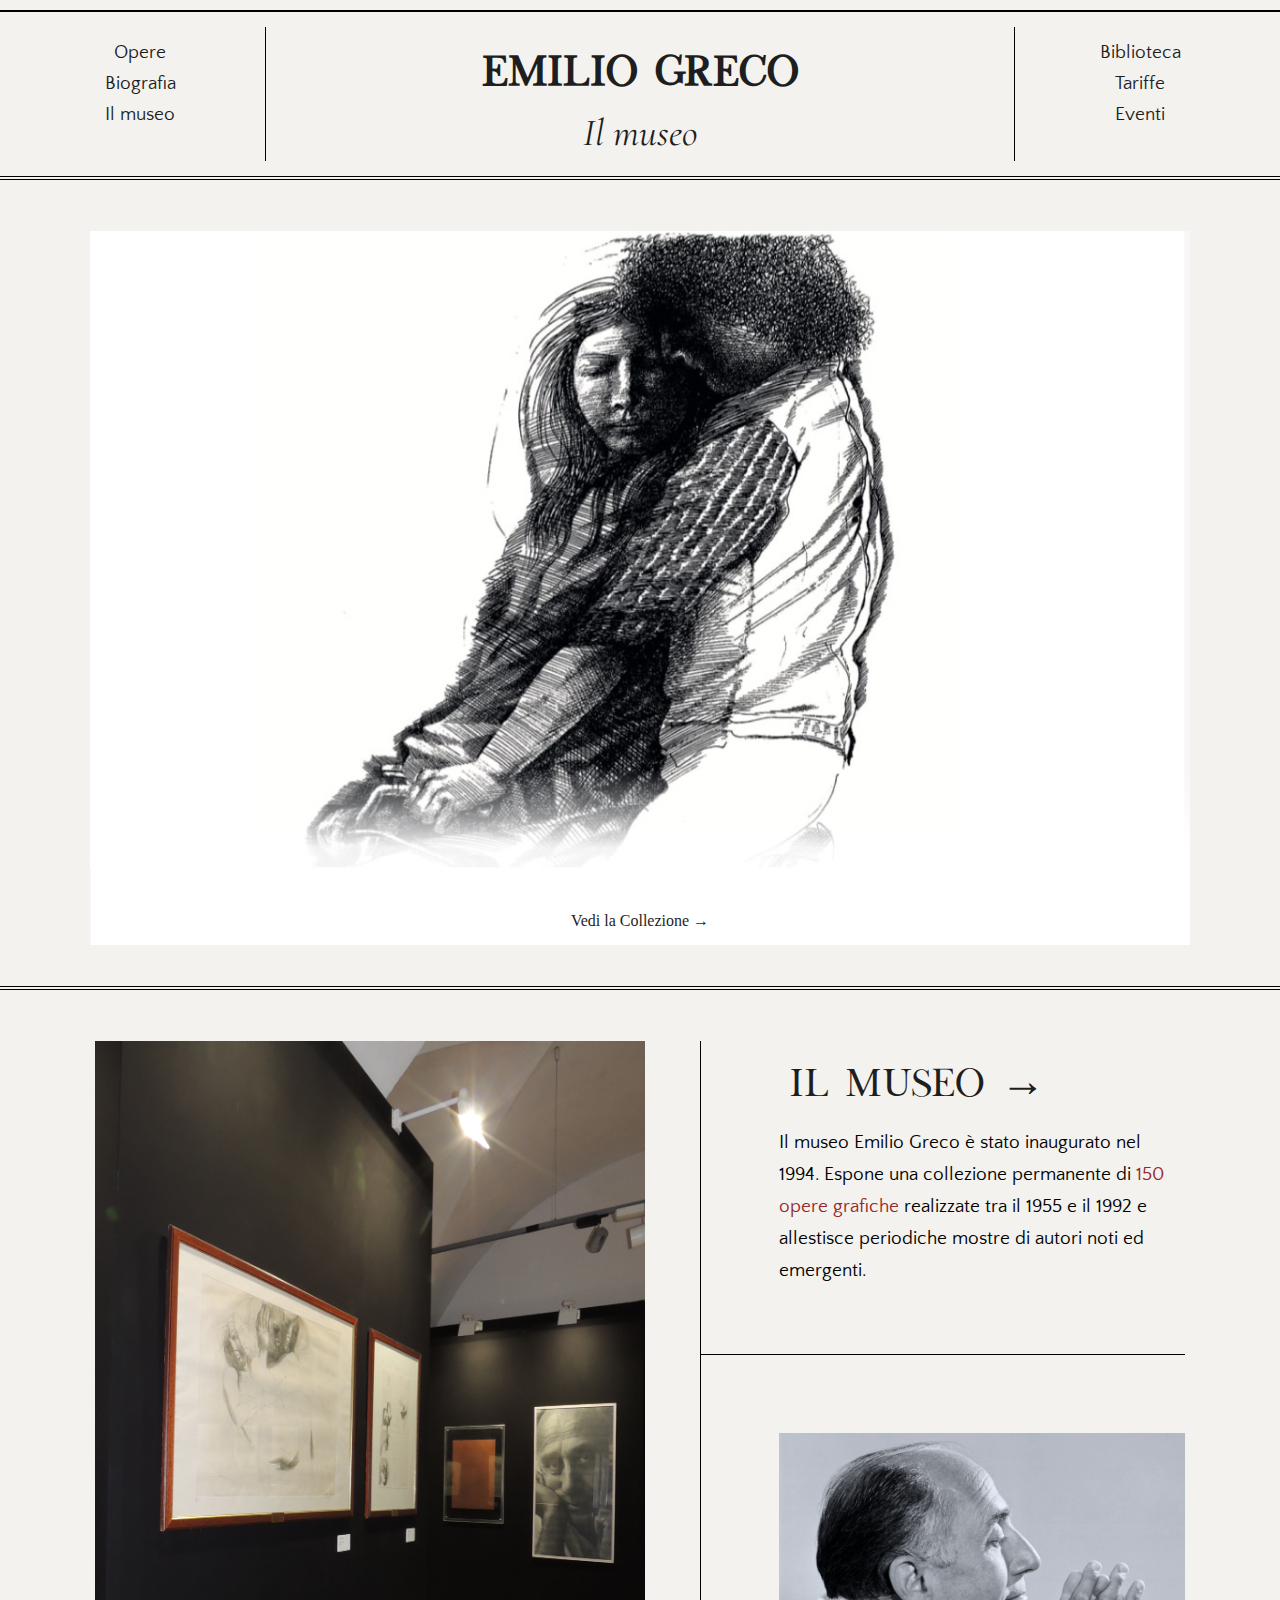
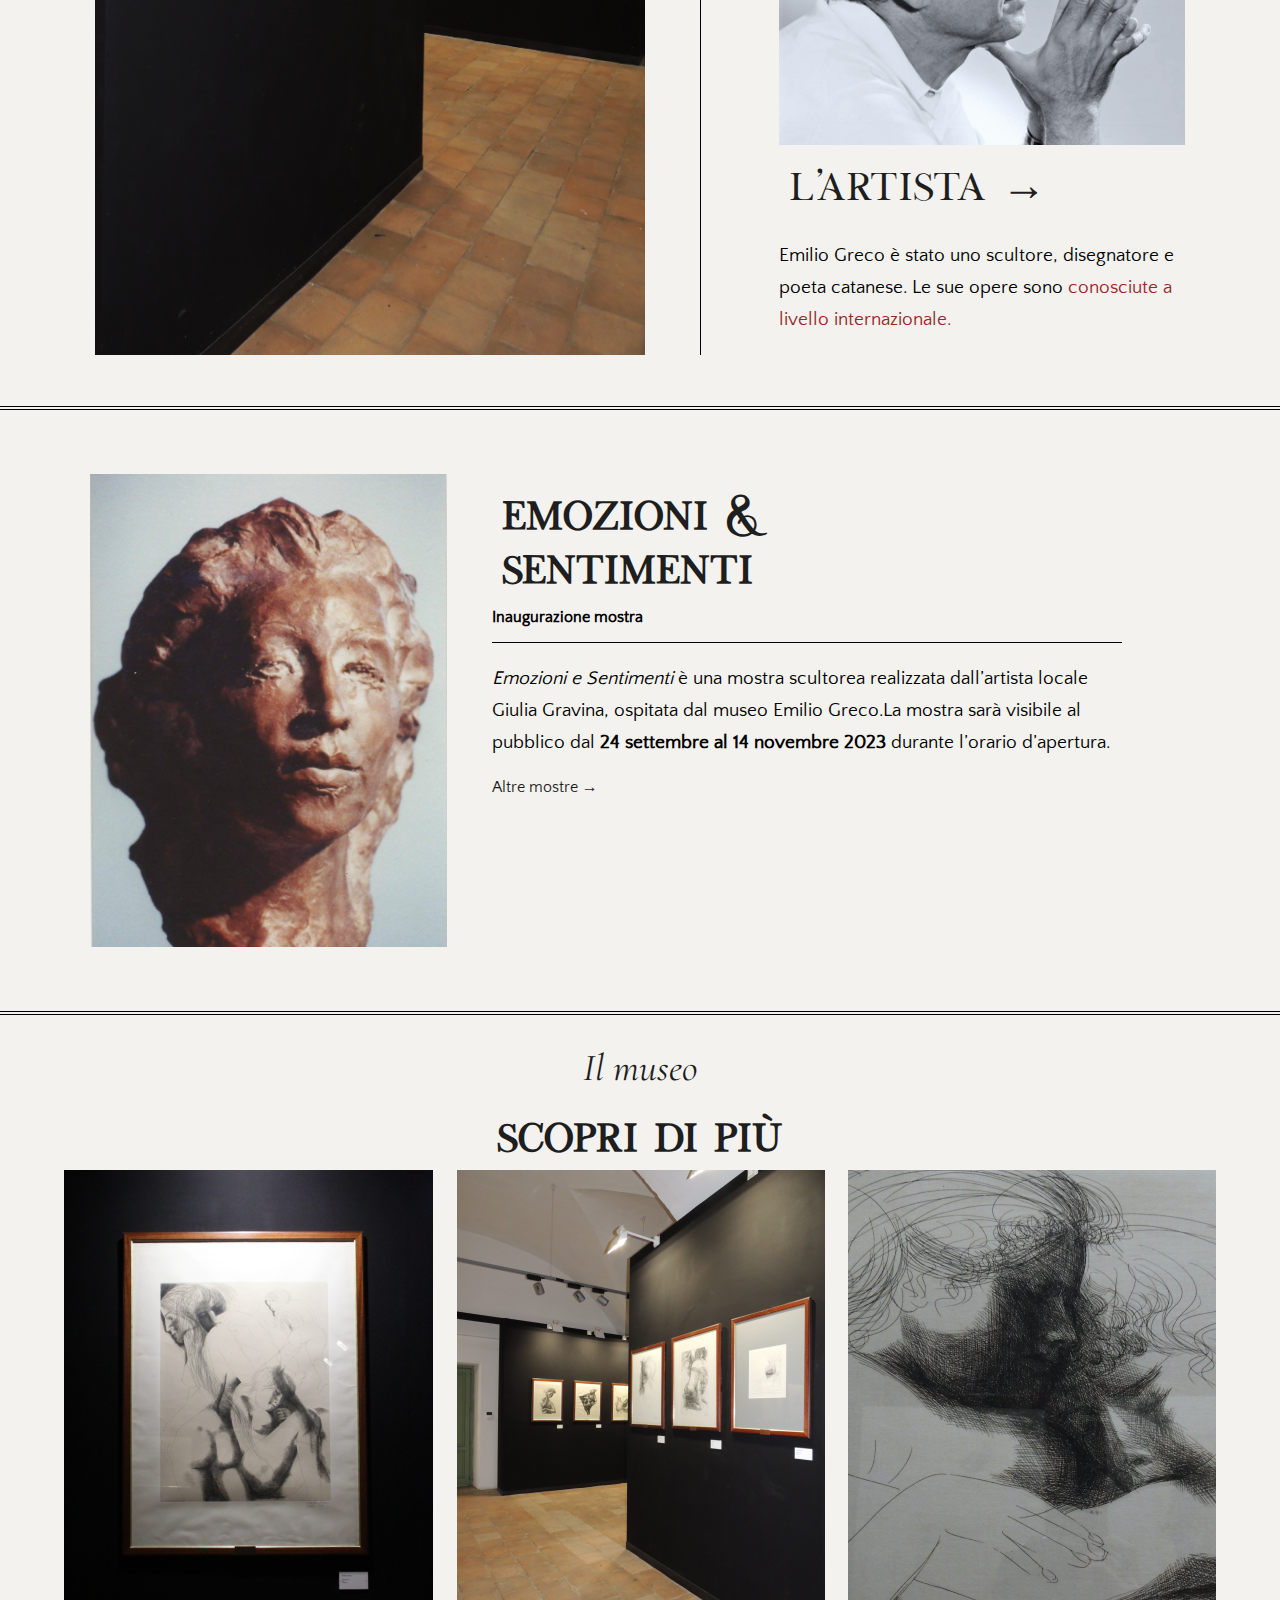
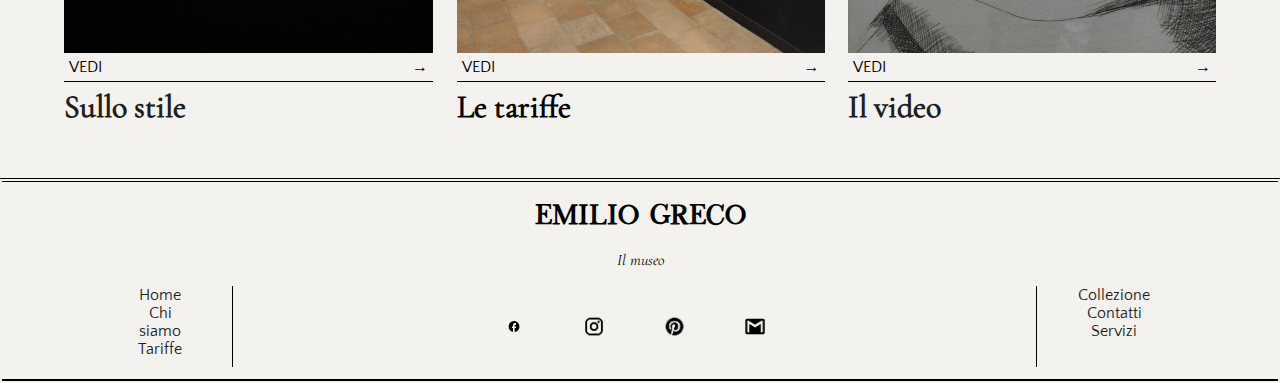
<file: index.html>
<html>
<head>
    <link rel="stylesheet" href="css/Home.css">
</head>
<body>
    <nav>
        <div class="vertical sx">
            <a href="Collezioni.html">Opere</a>
            <a href="Biografia.html">Biografia</a>
            <div class="noMarginBottom"><a href="il-museo.html">Il museo</a></div> 
        </div>
        <div>
            <h1 id="titolo" class="header">EMILIO GRECO</h1>
            <div class="sottotitolo"><a href="Home.html">Il museo</a></div>
        </div>
        <div class="vertical dx">
            <a>Biblioteca</a> 
            <a>Tariffe</a>
            <div class="noMarginBottom"><a href="eventi.html">Eventi</a></div>
        </div>
    </nav>

    <section class="hero">
        
            <img src="img/hero.jpeg" alt="Hero image">
            <a href="Collezioni.html"> Vedi la Collezione  →</a>
        
    </section>

    <section class="centro">
        <img src="img/museo.png" alt="" id="museo">
        <div class="emilio">
            <div class="ilMuseo">
                <div class="link">
                    <a href="il-museo.html"> IL MUSEO →</a>
                </div>
                <p class="paragrafi">Il museo Emilio Greco è stato inaugurato nel 1994. Espone una collezione permanente di <em>150 opere grafiche</em> realizzate tra il 1955 e il 1992 e allestisce periodiche mostre di autori noti ed emergenti. </p>
            </div>
            <div class="artista">
                <img src="img/emilio.png" alt="" id="emilio">
                <div class="link">
                    <a href="Biografia.html"> L'ARTISTA →</a>
                </div>
                <p class="paragrafi">Emilio Greco è stato uno scultore, disegnatore e poeta catanese. Le sue opere sono <em>conosciute a livello internazionale.</em></p>
            </div>
        </div>
    </section>
    <section class="mostra">
        <img src="img/statua.png" alt="immagine">
        <div class="padre">
            <div class="figlioMaggiore">
            <h1 class="link">
                EMOZIONI & <br>SENTIMENTI
            </h1>
            <p id="sottotitoletto"><strong>Inaugurazione mostra</strong></p>
            </div>
            <div class="figlioMinore"> 
                <p class="paragrafi"> <em> Emozioni e Sentimenti</em> è una mostra scultorea realizzata dall’artista locale Giulia Gravina, ospitata dal museo Emilio Greco.La mostra sarà visibile al pubblico dal <strong>24 settembre al 14 novembre 2023</strong> durante l’orario d’apertura.</p>
                <a href="eventi.html">Altre mostre →</a>
                 
            </div>
        </div>
    </section>
    <section class="finale">
        <div class="titolazione">
            <p class="sottotitolo">
             Il museo
            </p>
            <h1 class="link">
             SCOPRI DI PIÙ
            </h1>
        </div>
        <div class="flex1">
            <div>
                <img src="img/collezione.png" alt="" class="dimensione">
                <div class="vedi">
                    <p>VEDI</p>
                     <p>→</p>
                </div>
                <div class="stile"><a href="le-litografie.html">Sullo stile</a></div>
            </div>
            <div>
                <img src="img/tariffe.png" alt=""class="dimensione">
                <div class="vedi">
                    <p>VEDI</p>
                     <p>→</p>
                </div>
                <h2 class="stile">Le tariffe</h2>
            </div>
            <div>
                <img src="img/video.png" alt=""class="dimensione">
                <div class="vedi">
                    <p>VEDI</p>
                     <p>→</p>
                </div>
                <div class="stile"><a href="video.html">Il video</a></div>
            </div>
        </div>
    </section>
    <footer>
        <div class="centrato">
            <h1>EMILIO GRECO</h1>
            <p>Il museo</p>
        </div>
        <div class="flex">
            <div class=colonnasx>
                <a href="#">Home</a>
                <a href="#">Chi siamo</a>
                <a href="#">Tariffe</a>   
            </div>
            <div class="social">
                <img src="img/facebook.png" alt="f" class="png">
                <img src="img/instagram.png" alt="ig"class="png">
                <img src="img/pinterest.png" alt="P"class="png">
                <img src="img/gmail.png" alt="Gm"class="png">
            </div>
            <div class=colonnadx>
                <a href="#">Collezione</a> 
                <a href="#">Contatti</a>
                <a href="#">Servizi</a>
            </div>
        </div>
    </footer>
</body>

</html>
</file>
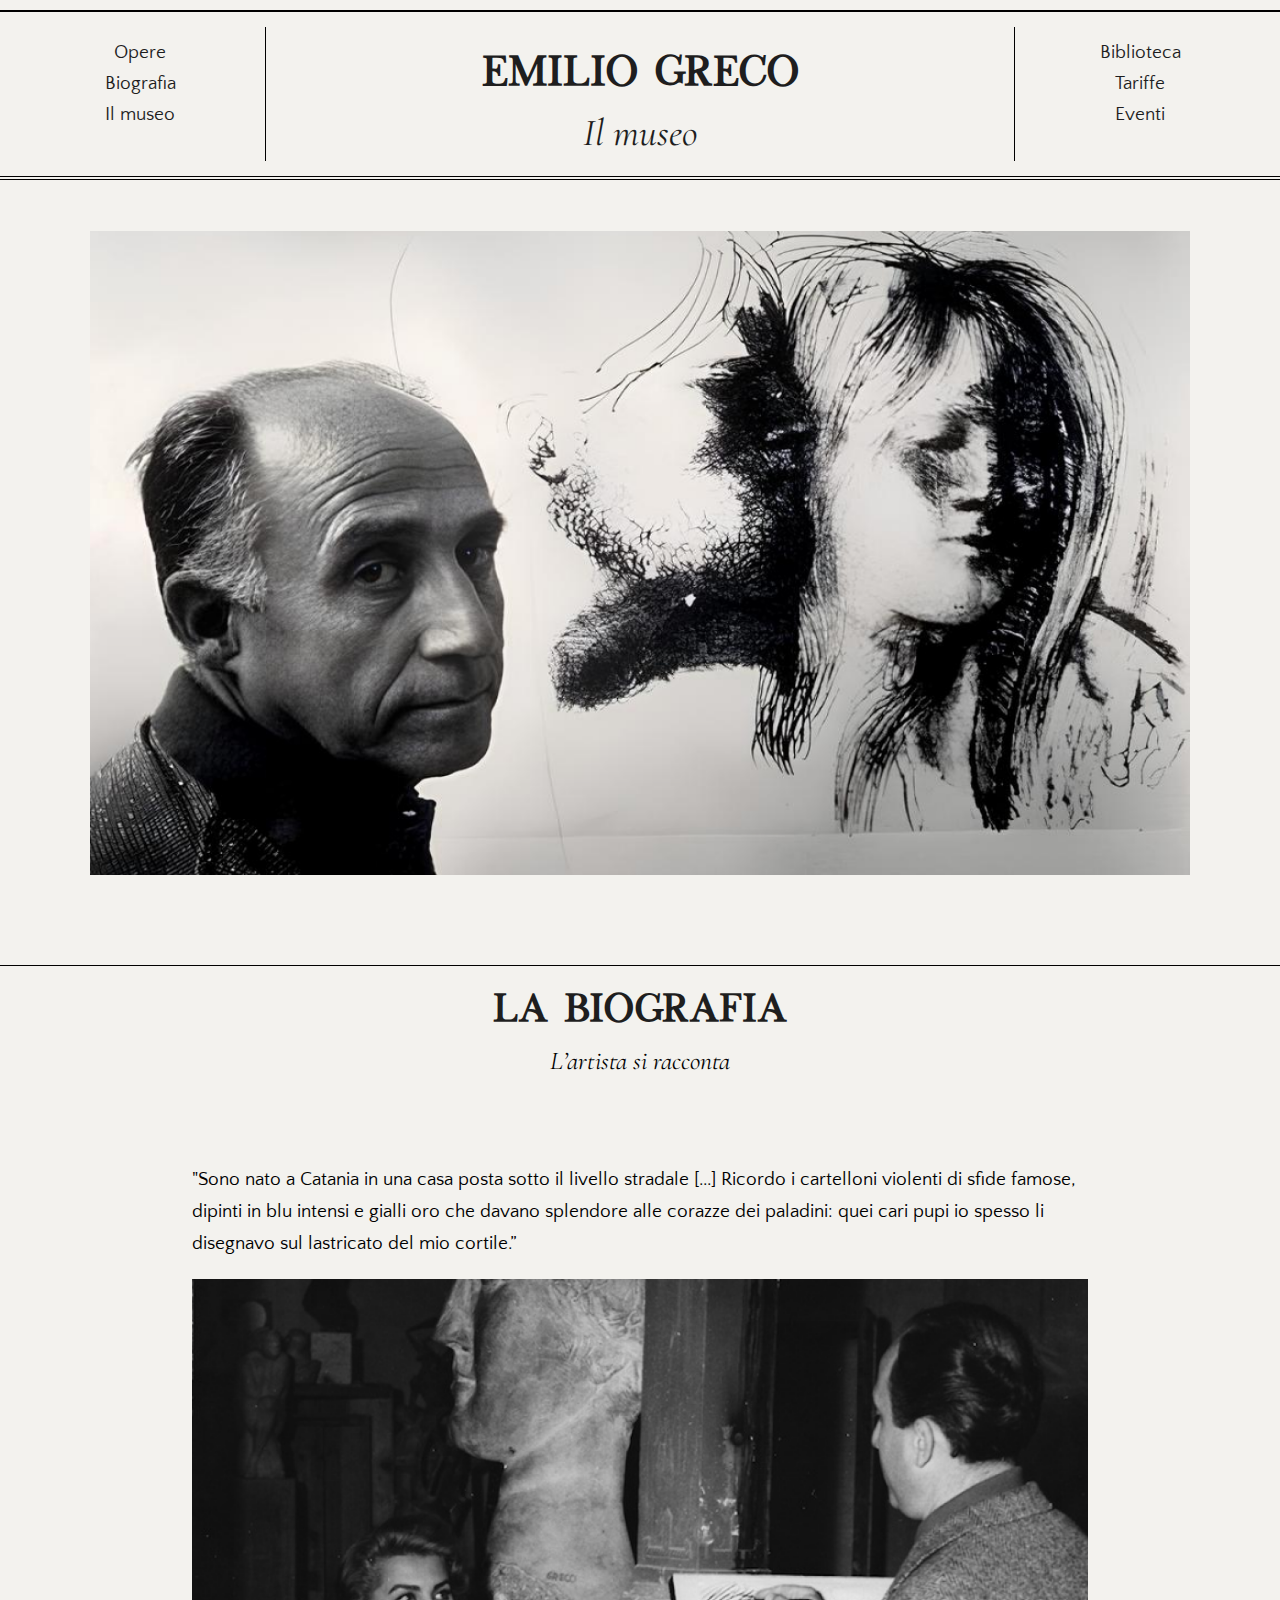
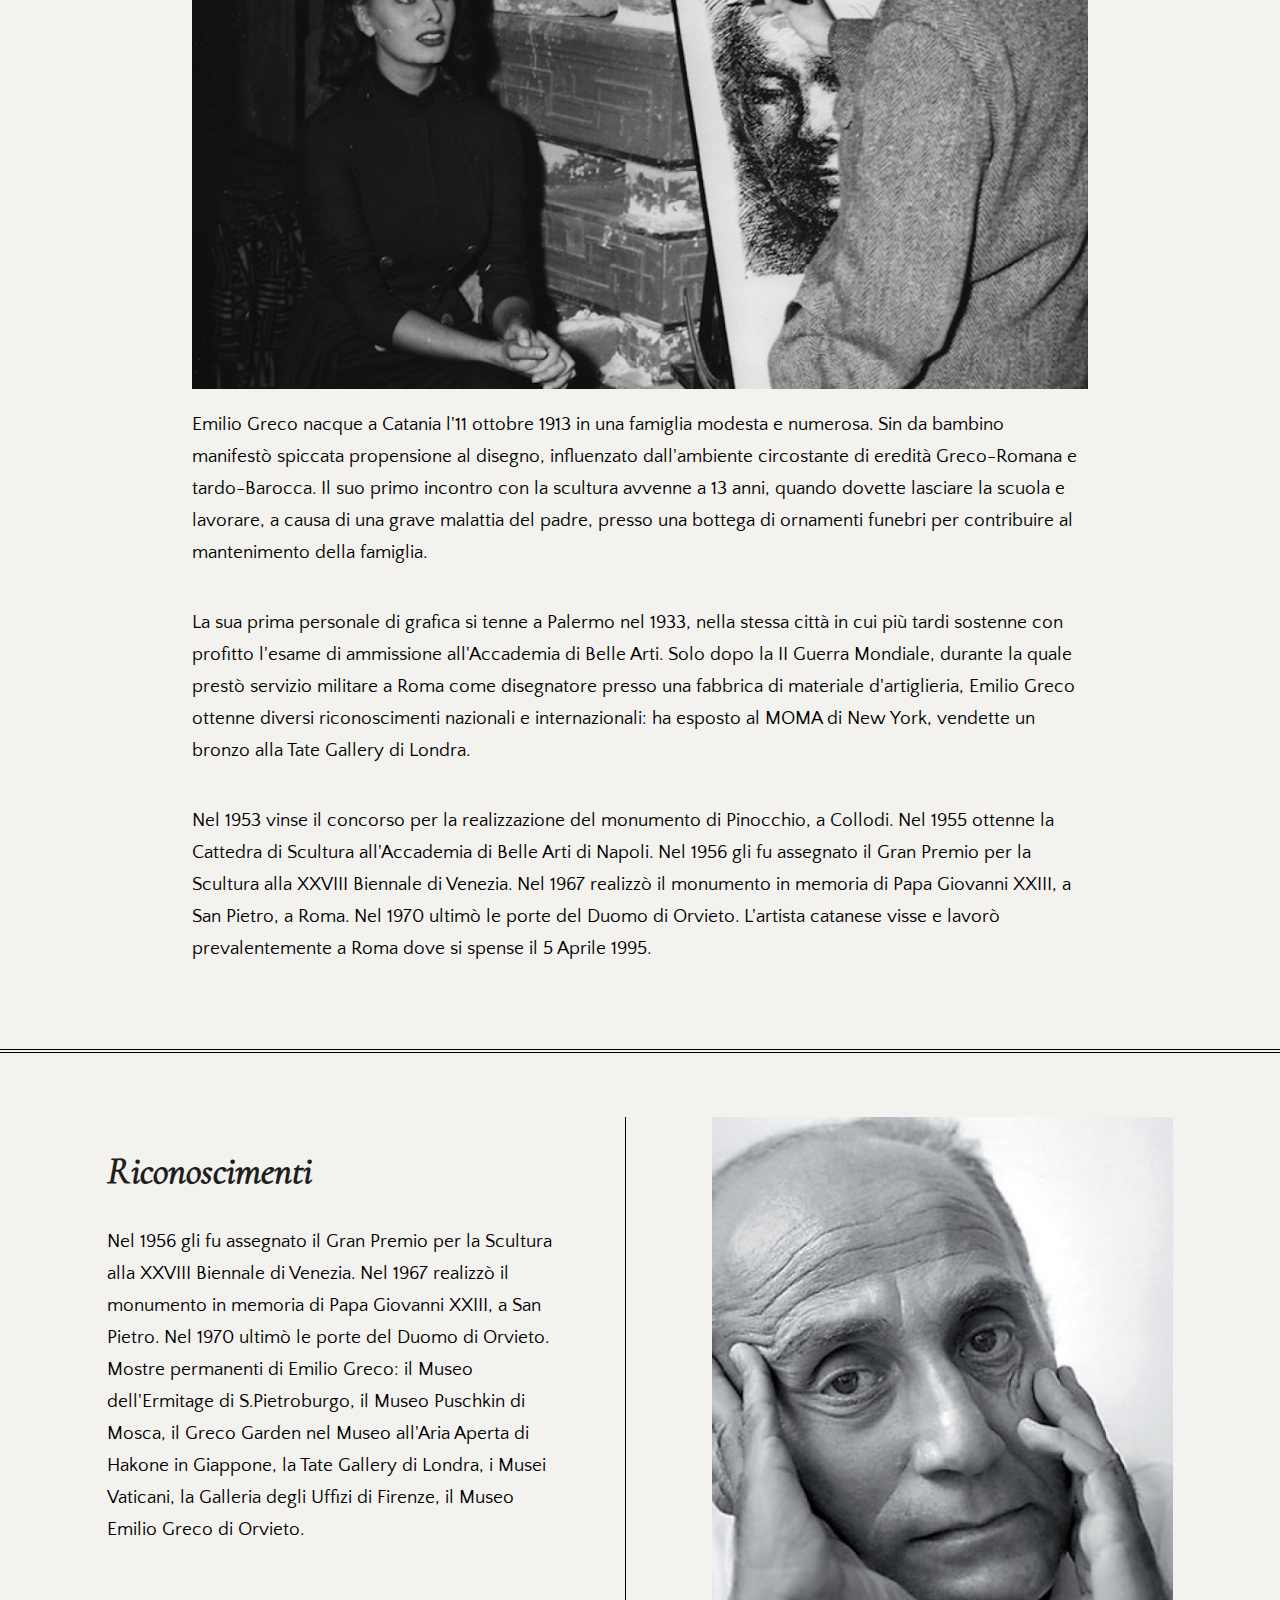
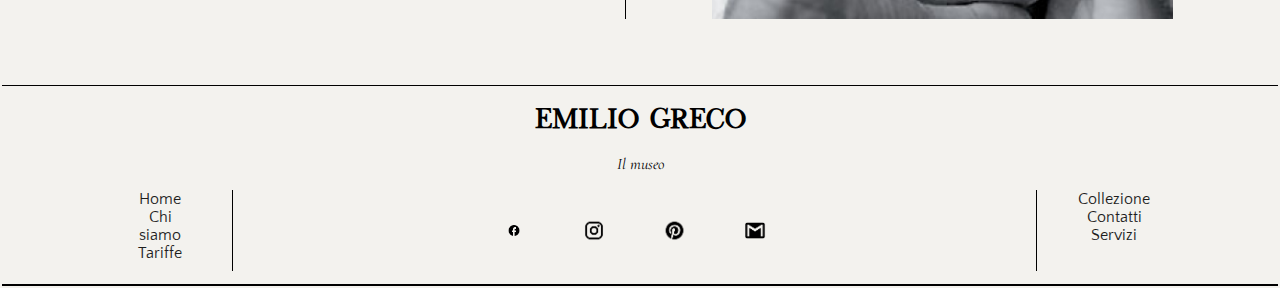
<file: Biografia.html>
<!DOCTYPE html>
<html lang="en">
<head>
    <meta charset="UTF-8">
    <meta name="viewport" content="width=device-width, initial-scale=1.0">
    <title>Biografia</title>
    <link rel="stylesheet" href="css/Home.css">
</head>
<body>
    <nav>
        <div class="vertical sx" >
            <a href="Collezioni.html">Opere</a>
            <a href="Biografia.html">Biografia</a>
            <div class="noMarginBottom"><a href="il-museo.html">Il museo</a></div> 
        </div>
        <div>
            <h1 id="titolo" class="header">EMILIO GRECO</h1>
            <div class="sottotitolo"><a href="index.html">Il museo</a></div>
        </div>
        <div class="vertical dx">
            <a>Biblioteca</a> 
            <a>Tariffe</a>
            <div class="noMarginBottom"><a href="eventi.html">Eventi</a></div>
        </div>
    </nav>
 <section class="hero">
    <img src="img/biografia.png" alt="">
 </section>
 <section class="borderbottom">
    <div class="titolazione">
        <h1 class="link">LA BIOGRAFIA</h1>
        <p class="fontsize">L’artista si racconta</p>
    </div>
    <div class="articolo">
        
        <p class="paragrafi">
            "Sono nato a Catania in una casa posta sotto il livello stradale [...]
            Ricordo i cartelloni violenti di sfide famose, dipinti in blu intensi e gialli oro che davano splendore alle corazze dei paladini: quei cari pupi io spesso li disegnavo sul lastricato del mio cortile.”
        </p>
        <img src="img/sofialoren.png" alt="" id="loren">
       
        
            <p class="paragrafi">Emilio Greco nacque a Catania l'11 ottobre 1913 in una famiglia modesta e numerosa. Sin da bambino manifestò spiccata propensione al disegno, influenzato dall'ambiente circostante di eredità Greco-Romana e tardo-Barocca. Il suo primo incontro con la scultura avvenne a 13 anni, quando dovette lasciare la scuola e lavorare, a causa di una grave malattia del padre, presso una bottega di ornamenti funebri per contribuire al mantenimento della famiglia.</p>
            <p class="paragrafi">La sua prima personale di grafica si tenne a Palermo nel 1933, nella stessa città in cui più tardi sostenne con profitto l'esame di ammissione all'Accademia di Belle Arti. Solo dopo la II Guerra Mondiale, durante la quale prestò servizio militare a Roma come disegnatore presso una fabbrica di materiale d'artiglieria, Emilio Greco ottenne diversi riconoscimenti nazionali e internazionali: ha esposto al MOMA di New York, vendette un bronzo alla Tate Gallery di Londra.</p>
            <p class="paragrafi">Nel 1953 vinse il concorso per la realizzazione del monumento di Pinocchio, a Collodi. Nel 1955 ottenne la Cattedra di Scultura all'Accademia di Belle Arti di Napoli. Nel 1956 gli fu assegnato il Gran Premio per la Scultura alla XXVIII Biennale di Venezia. Nel 1967 realizzò il monumento in memoria di Papa Giovanni XXIII, a San Pietro, a Roma. Nel 1970 ultimò le porte del Duomo di Orvieto. L'artista catanese visse e lavorò prevalentemente a Roma dove si spense il 5 Aprile 1995.</p>
        
    </div>
 </section>
 <section class="riconoscimenti">
    <div class="riconoscimenti2">
     <h2 class="sottotitolo">Riconoscimenti</h2>
     <p class="paragrafi">Nel 1956 gli fu assegnato il Gran Premio per la Scultura alla XXVIII Biennale di Venezia. Nel 1967 realizzò il monumento in memoria di Papa Giovanni XXIII, a San Pietro. Nel 1970 ultimò le porte del Duomo di Orvieto. Mostre permanenti di Emilio Greco: il Museo dell'Ermitage di S.Pietroburgo, il Museo Puschkin di Mosca, il Greco Garden nel Museo all'Aria Aperta di Hakone in Giappone, la Tate Gallery di Londra, i Musei Vaticani, la Galleria degli Uffizi di Firenze, il Museo Emilio Greco di Orvieto.</p>
    </div>
    <img src="img/biografia2.png" alt="" id="ritratto">
 </section>
 <footer>
    <div class="centrato">
        <h1>EMILIO GRECO</h1>
        <p>Il museo</p>
    </div>
    <div class="flex">
        <div class=colonnasx>
            <a href="#">Home</a>
            <a href="#">Chi siamo</a>
            <a href="#">Tariffe</a>   
        </div>
        <div class="social">
            <img src="img/facebook.png" alt="f" class="png">
            <img src="img/instagram.png" alt="ig"class="png">
            <img src="img/pinterest.png" alt="P"class="png">
            <img src="img/gmail.png" alt="Gm"class="png">
        </div>
        <div class=colonnadx>
            <a href="#">Collezione</a> 
            <a href="#">Contatti</a>
            <a href="#">Servizi</a>
        </div>
    </div>
</footer>
</body>
</html>
</file>
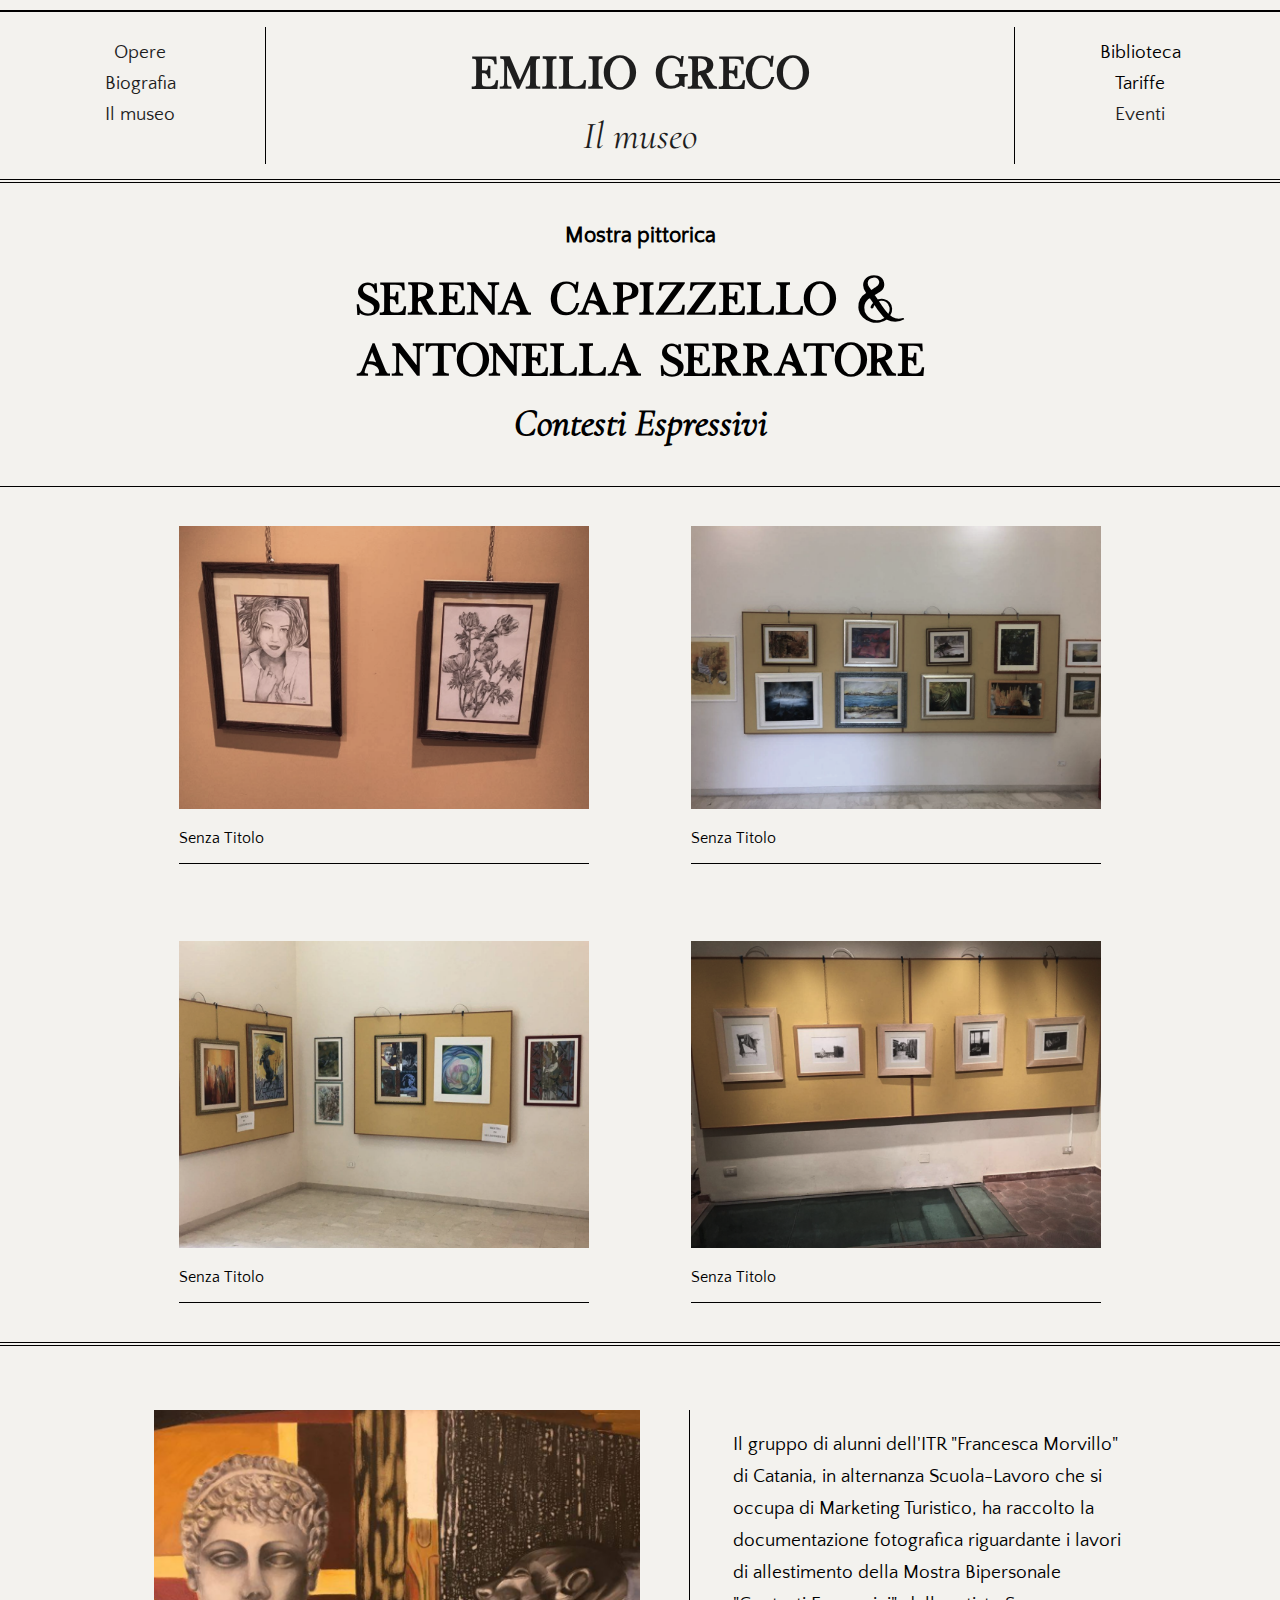
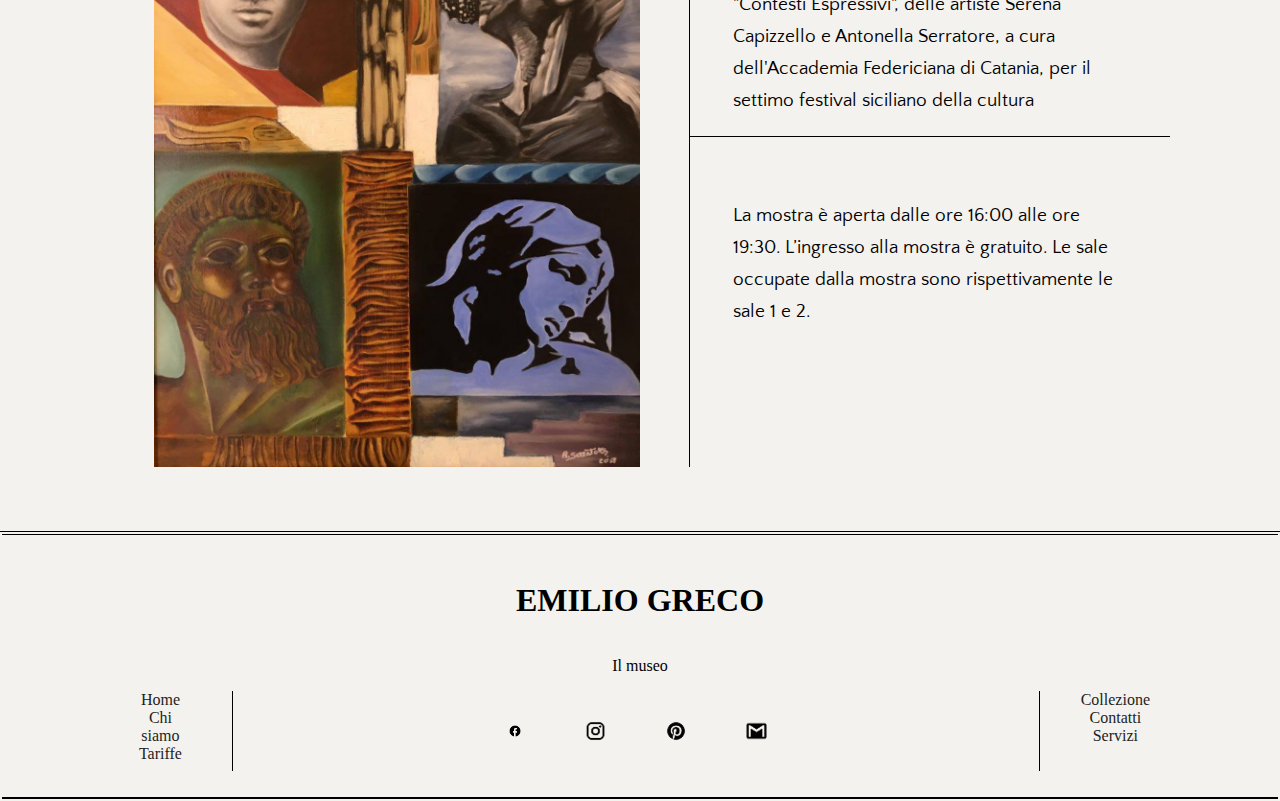
<file: capizzello.html>
<!DOCTYPE html>
<html lang="en">
<head>
    <meta charset="UTF-8">
    <meta name="viewport" content="width=device-width, initial-scale=1.0">
    <title>Serena Capizzello e Antonella Serratore</title>
    <link rel="stylesheet" href="css/mostre.css">
</head>
<body>
    <header>
        <nav>
            <div class="vertical sx" >
                <a href="Collezioni.html">Opere</a>
                <a href="Biografia.html">Biografia</a>
                <div class="noMarginBottom"><a href="il-museo.html">Il museo</a></div> 
            </div>
            <div>
                <h1 id="titolo" class="header">EMILIO GRECO</h1>
                <div class="sottotitolo"><a href="index.html">Il museo</a></div>
            </div>
            <div class="vertical dx">
                <p>Biblioteca</p> 
                <p>Tariffe</p>
                <div class="noMarginBottom"><a href="eventi.html">Eventi</a></div>
            </div>
        </nav>
    </header>
    
<main>
    <section class="titolii">
        <h4>Mostra pittorica</h4>
        <h1>Serena Capizzello & <br> Antonella serratore</h1>
        <h3>Contesti Espressivi</h3>
    </section>

<section  id="linea">
        <div class="nonno">
            <div class="nipote">
                <img src="img/capitore1.png">
                   <p>Senza Titolo</p>
            </div>
        <div class="nipote">
            <img src="img/capitore2.png">
                    <p>Senza Titolo</p>
        </div>
    </div>
    <div class="nonno">
            <div class="nipote">
              <img src="img/capitore3.png">
                   <p>Senza Titolo</p>
            </div>
            <div class="nipote">
                <img src="img/capitore4.png">
                     <p>Senza Titolo</p>
             </div>
    </div>             
</section>

<section>
    <div class="borderbottom">
        <img src="img/capitore5.png" class="statua">
        <div class="displayflex">
            <div class="descrizione">
            <p>Il gruppo di alunni dell'ITR "Francesca Morvillo" di Catania, 
                in alternanza Scuola-Lavoro che si occupa di Marketing Turistico, 
                ha raccolto la documentazione fotografica riguardante i lavori di 
                allestimento della Mostra Bipersonale "Contesti Espressivi", 
                delle artiste Serena Capizzello e Antonella Serratore, a cura 
                dell'Accademia Federiciana di Catania, per il settimo festival 
                siciliano della cultura</p>
            </div>
        <div class="descr2">
            <p>La mostra è aperta dalle ore 16:00 alle ore 19:30.
                L’ingresso alla mostra è gratuito.
                Le sale occupate dalla mostra sono rispettivamente le sale 1 e 2.</p>
        </div>
        </div>
    </div>
</main>
</body>
<footer>
    <div class="centrato">
        <h1>EMILIO GRECO</h1>
        <p>Il museo</p>
    </div>
    <div class="flex">
        <div class=colonnasx>
            <a href="#">Home</a>
            <a href="#">Chi siamo</a>
            <a href="#">Tariffe</a>   
        </div>
        <div class="social">
            <img src="img/facebook.png" alt="f" class="png">
            <img src="img/instagram.png" alt="ig"class="png">
            <img src="img/pinterest.png" alt="P"class="png">
            <img src="img/gmail.png" alt="Gm"class="png">
        </div>
        <div class=colonnadx>
            <a href="#">Collezione</a> 
            <a href="#">Contatti</a>
            <a href="#">Servizi</a>
        </div>
    </div>
</footer>
</html>
</html>
</file>
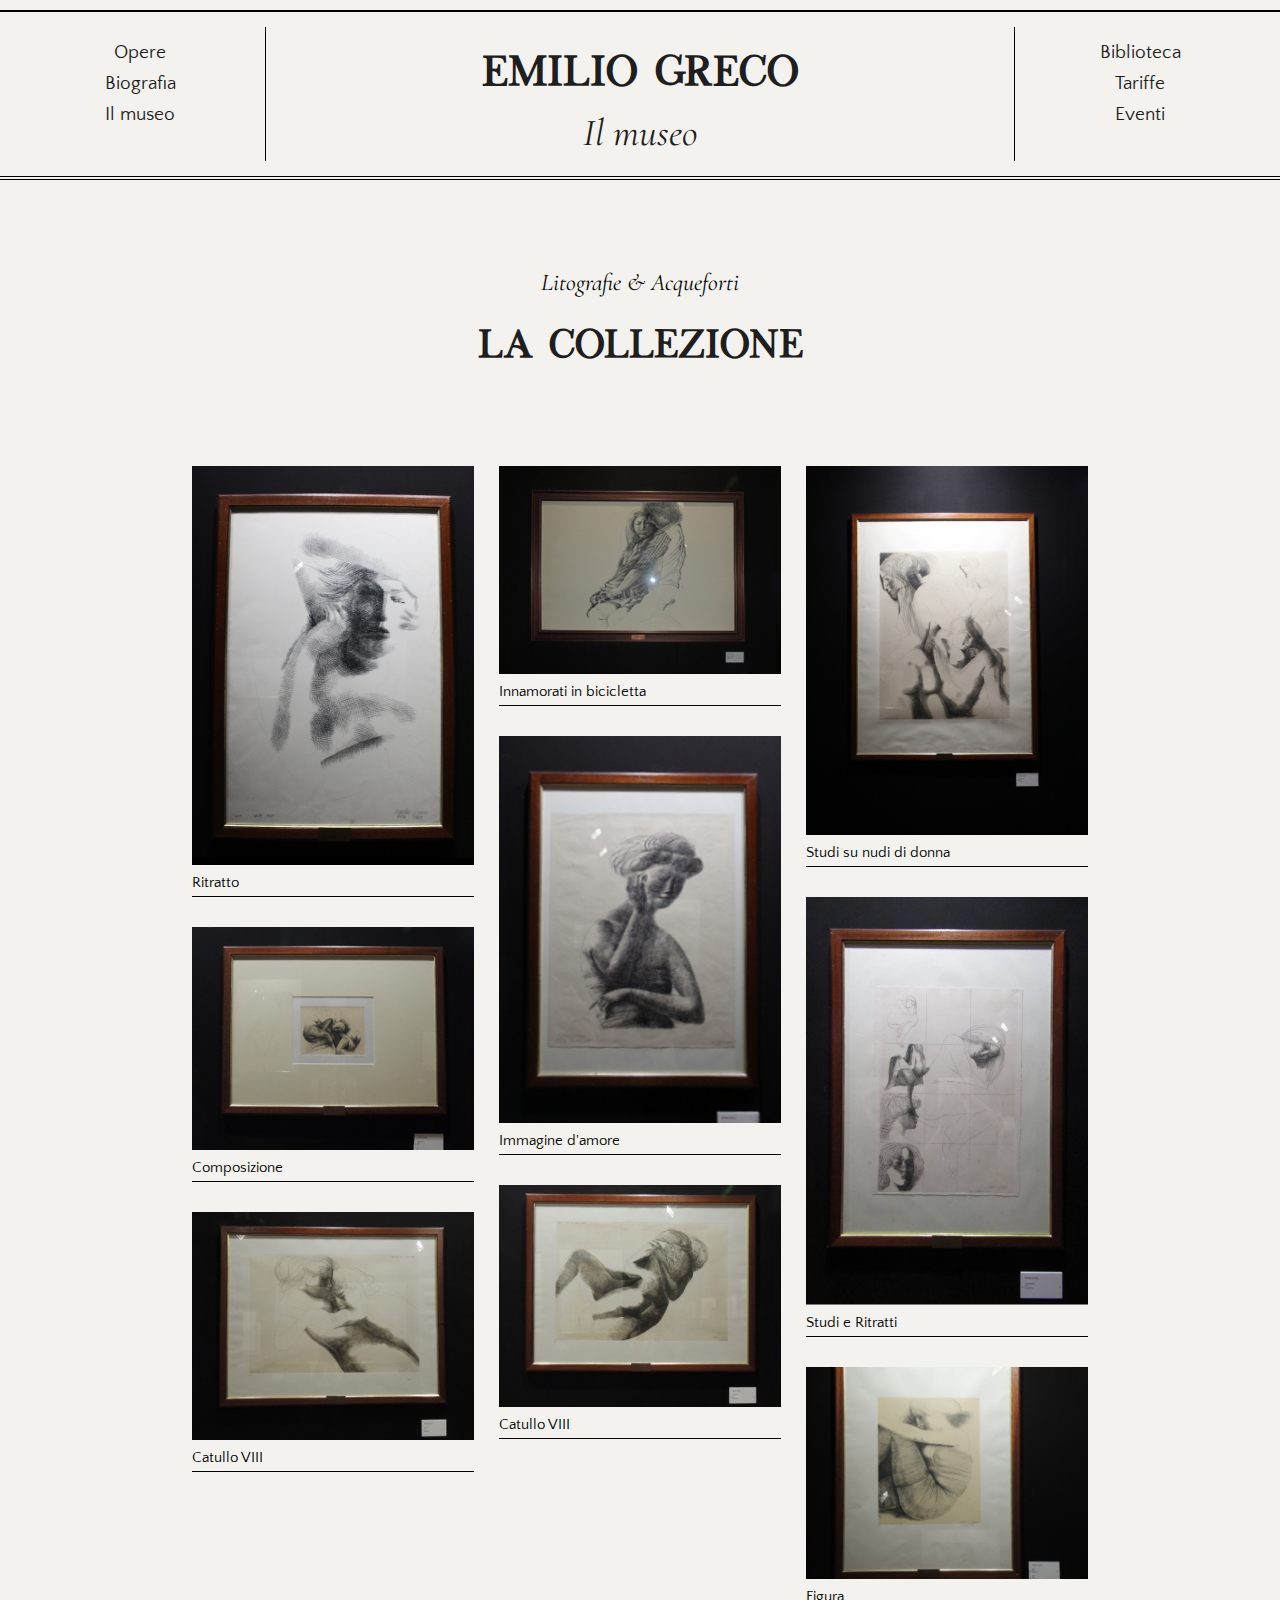
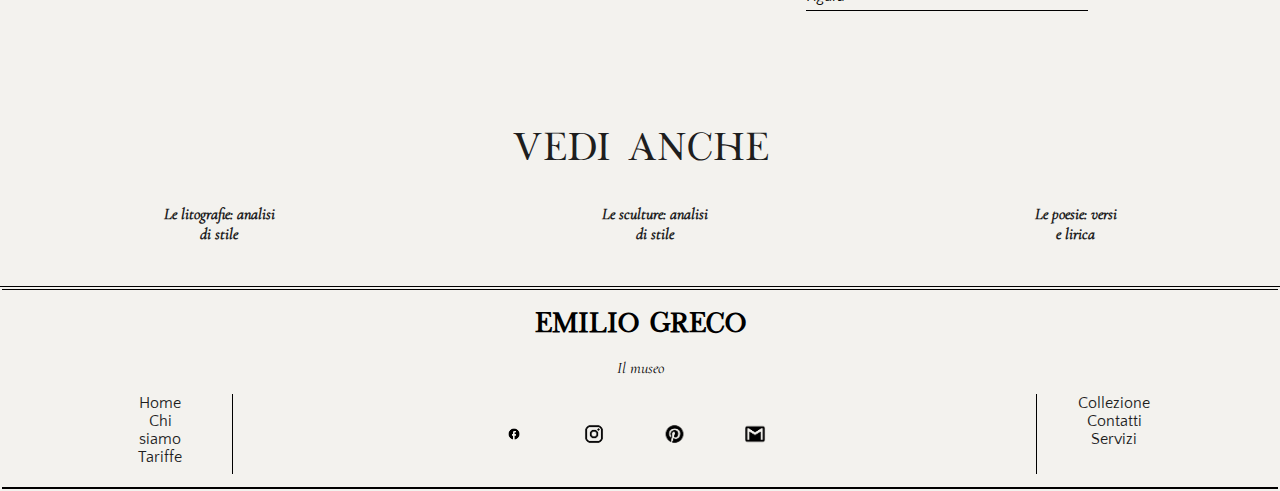
<file: Collezioni.html>
<!DOCTYPE html>
<html lang="en">
<head>
    <meta charset="UTF-8">
    <meta name="viewport" content="width=device-width, initial-scale=1.0">
    <title>Collezioni</title>
    <link rel="stylesheet" href="css/Home.css">
</head>
<body>
    <nav>
        <div class="vertical sx" >
            <a href="Collezioni.html">Opere</a>
            <a href="Biografia.html">Biografia</a>
            <div class="noMarginBottom"><a href="il-museo.html">Il museo</a></div> 
        </div>
        <div>
            <h1 id="titolo" class="header">EMILIO GRECO</h1>
            <div class="sottotitolo"><a href="index.html">Il museo</a></div>
        </div>
        <div class="vertical dx">
            <a>Biblioteca</a> 
            <a>Tariffe</a>
            <div class="noMarginBottom"><a href="eventi.html">Eventi</a></div>
        </div>
    </nav>
    <section id="collezione">
      <div class="titolo2">
            <p class="litografie">Litografie & Acqueforti</p>
            <h1 class="link">LA COLLEZIONE</h1>
       </div>
     <div class="container">
          <div class="flexColumn">
             <div class="immagini" >
                  <img src="img/ritratto.png" alt="">
                   <p class="nomi">Ritratto</p>
             </div>
              <div class="immagini">
                <img src="img/composizione.png" alt="">
                <p class="nomi">Composizione</p>
              </div>
              <div class="immagini">
                <img src="img/Catullo VIII.png" alt="">
                <p class="nomi">Catullo VIII</p>
              </div>
          </div>
          <div class="flexColumn">
             <div class="immagini">
                 <img src="img/innamorati in bicicletta.png" alt="">
                  <p class="nomi">Innamorati in bicicletta</p>
             </div>
             <div class="immagini">
                 <img src="img/immagined'amore.png" alt="">
                 <p class="nomi">Immagine d'amore</p>
             </div>
             <div class="immagini">
                  <img src="img/CatulloVII.png"alt="">
                  <p class="nomi">Catullo VIII</p>
             </div>
         </div>
         <div class="flexColumn">
                <div class="immagini">
                <img src="img/collezione.png" alt="">
                 <p class="nomi">Studi su nudi di donna</p>
                </div>
                <div class="immagini">
                <img src="img/rittrattiestudi.png" alt="">
                <p class="nomi">Studi e Ritratti</p>
                </div>
               <div class="immagini">
                 <img src="img/figura.png" alt="">
                 <p class="nomi">Figura</p>
               </div>
          </div>        
              
      </div>

       
   </section>
   <section>
    <div class="titolo2" >
    <p class="link">VEDI ANCHE</p>
   </div>
    <div class="spacearound">
        <a href="le-litografie.html">Le litografie: analisi <br>
            di stile</a>
            <a href="le-sculture.html">Le sculture: analisi<br>
                di stile</p></a>
                <a href="#">Le poesie: versi<br>
                    e lirica</a>
    </div>
   </section>
   <footer>
    <div class="centrato">
        <h1>EMILIO GRECO</h1>
        <p>Il museo</p>
    </div>
    <div class="flex">
        <div class=colonnasx>
            <a href="#">Home</a>
            <a href="#">Chi siamo</a>
            <a href="#">Tariffe</a>   
        </div>
        <div class="social">
            <img src="img/facebook.png" alt="f" class="png">
            <img src="img/instagram.png" alt="ig"class="png">
            <img src="img/pinterest.png" alt="P"class="png">
            <img src="img/gmail.png" alt="Gm"class="png">
        </div>
        <div class=colonnadx>
            <a href="#">Collezione</a> 
            <a href="#">Contatti</a>
            <a href="#">Servizi</a>
        </div>
    </div>
</footer>
</body>
</html>
</file>
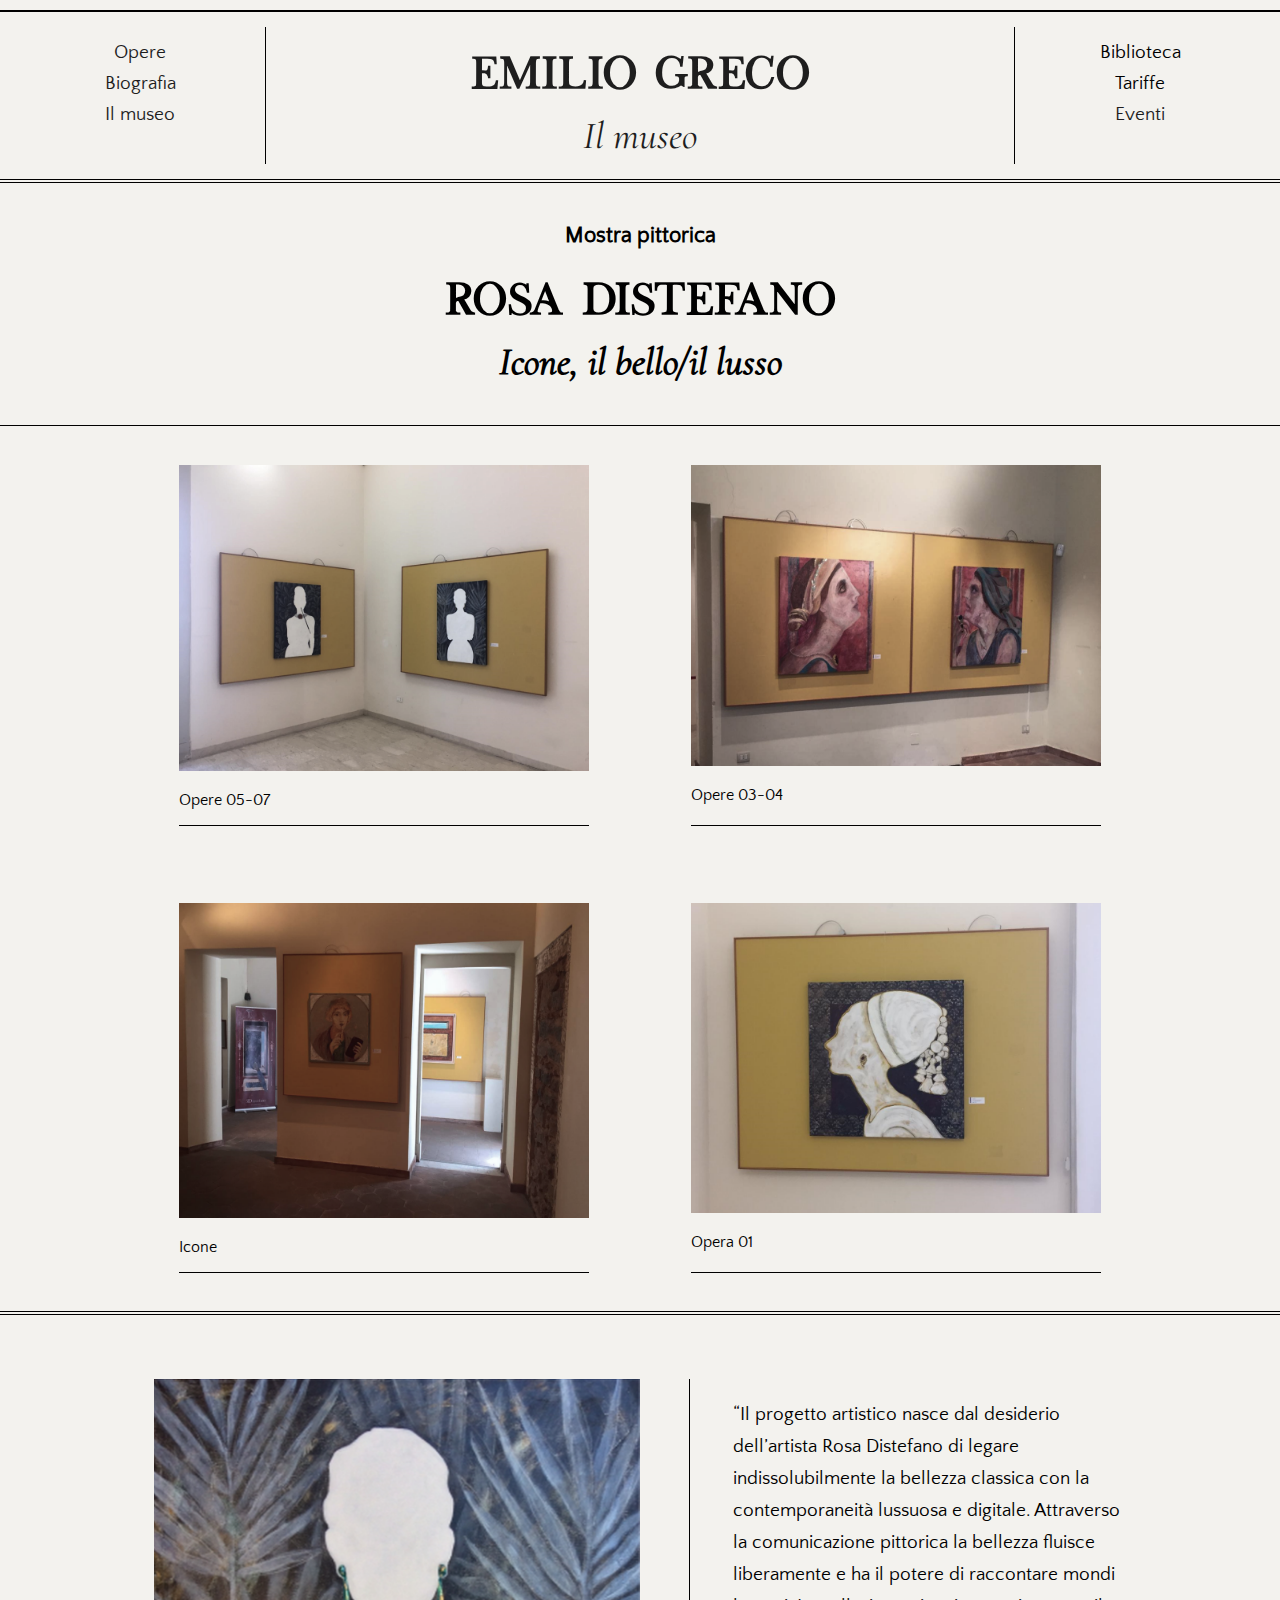
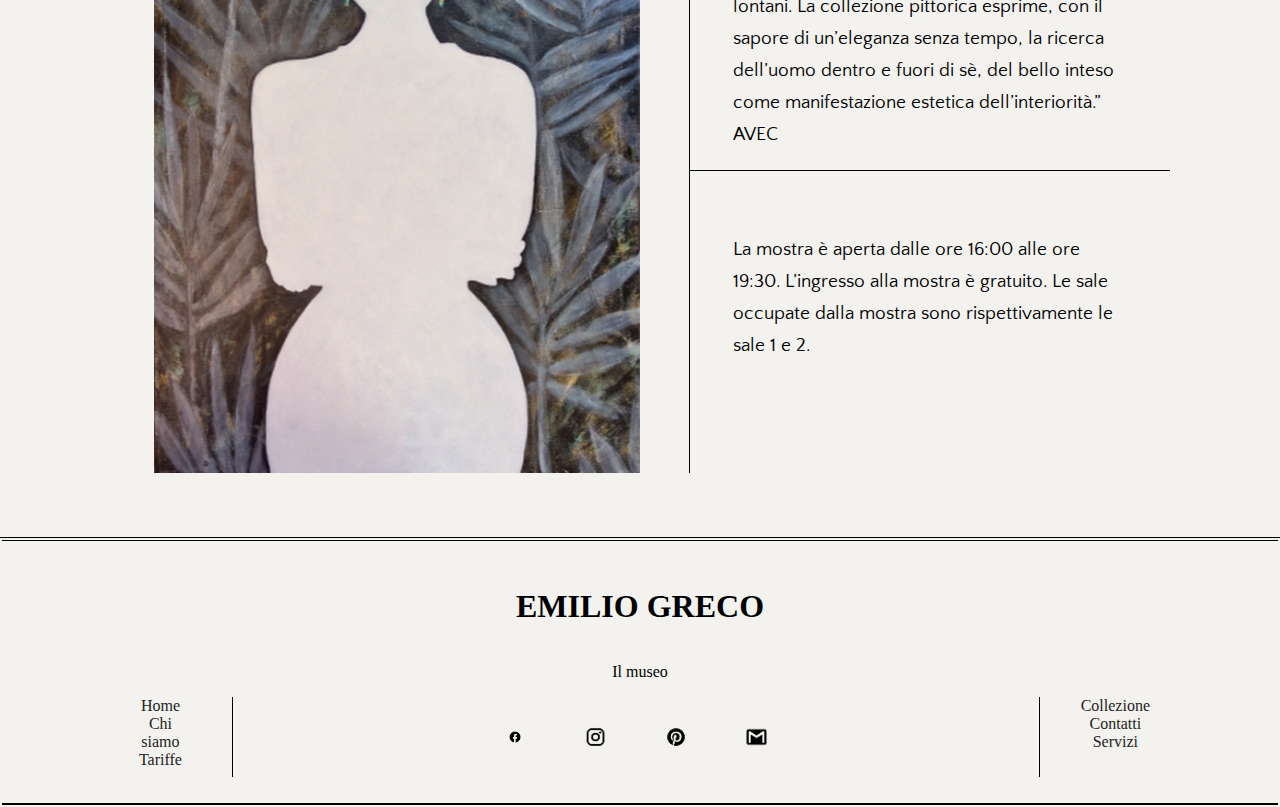
<file: distefano.html>
<!DOCTYPE html>
<html lang="en">
<head>
    <meta charset="UTF-8">
    <meta name="viewport" content="width=device-width, initial-scale=1.0">
    <title>Rosa Distefano</title>
    <link rel="stylesheet" href="css/mostre.css">
</head>
<body>
    <header>
        <nav>
            <div class="vertical sx" >
                <a href="Collezioni.html">Opere</a>
                <a href="Biografia.html">Biografia</a>
                <div class="noMarginBottom"><a href="il-museo.html">Il museo</a></div> 
            </div>
            <div>
                <h1 id="titolo" class="header">EMILIO GRECO</h1>
                <div class="sottotitolo"><a href="index.html">Il museo</a></div>
            </div>
            <div class="vertical dx">
                <p>Biblioteca</p> 
                <p>Tariffe</p>
                <div class="noMarginBottom"><a href="eventi.html">Eventi</a></div>
            </div>
        </nav>
    </header>
    
<main>
    <section class="titolii">
        <h4>Mostra pittorica</h4>
        <h1>Rosa Distefano</h1>
        <h3>Icone, il bello/il lusso</h3>
    </section>

<section id="linea">
        <div class="nonno">
            <div class="nipote">
             <img src="img/distefano1.png">
                   <p>Opere 05-07</p>
            </div>
            <div class="nipote">
             <img src="img/distefano2.png">
                    <p>Opere 03-04</p>
            </div>
        </div>
        <div class="nonno">
            <div class="nipote">
              <img src="img/distefano3.png">
                   <p>Icone</p>
            </div>
            <div class="nipote">
                <img src="img/distefano4.png">
                     <p>Opera 01</p>
            </div>
        </div>             
</section>

<section>
    <div class="borderbottom">
        <img src="img/distefano5.png" class="statua">
        <div class="displayflex">
            <div class="descrizione">
                <p>“Il progetto artistico nasce dal desiderio dell’artista Rosa Distefano di legare 
                indissolubilmente la bellezza classica con la contemporaneità lussuosa e digitale. 
                Attraverso la comunicazione pittorica la bellezza fluisce liberamente e ha il 
                potere di raccontare mondi lontani.
                La collezione pittorica esprime, con il sapore di un’eleganza senza tempo, 
                la ricerca dell’uomo dentro e fuori di sè, del bello inteso come 
                manifestazione estetica dell’interiorità.”
                AVEC</p>
            </div>
            <div class="descr2">
            <p>La mostra è aperta dalle ore 16:00 alle ore 19:30.
                L’ingresso alla mostra è gratuito.
                Le sale occupate dalla mostra sono rispettivamente le sale 1 e 2.</p>
            </div>
        </div>
    </div>
</section>
</main>
</body>

<footer>
    <div class="centrato">
        <h1>EMILIO GRECO</h1>
        <p>Il museo</p>
    </div>
    <div class="flex">
        <div class=colonnasx>
            <a href="#">Home</a>
            <a href="#">Chi siamo</a>
            <a href="#">Tariffe</a>   
        </div>
        <div class="social">
            <img src="immagini/facebook.png" alt="f" class="png">
            <img src="immagini/instagram.png" alt="ig"class="png">
            <img src="immagini/pinterest.png" alt="P"class="png">
            <img src="immagini/gmail.png" alt="Gm"class="png">
        </div>
        <div class=colonnadx>
            <a href="#">Collezione</a> 
            <a href="#">Contatti</a>
            <a href="#">Servizi</a>
        </div>
    </div>
</footer>
</html>
</file>
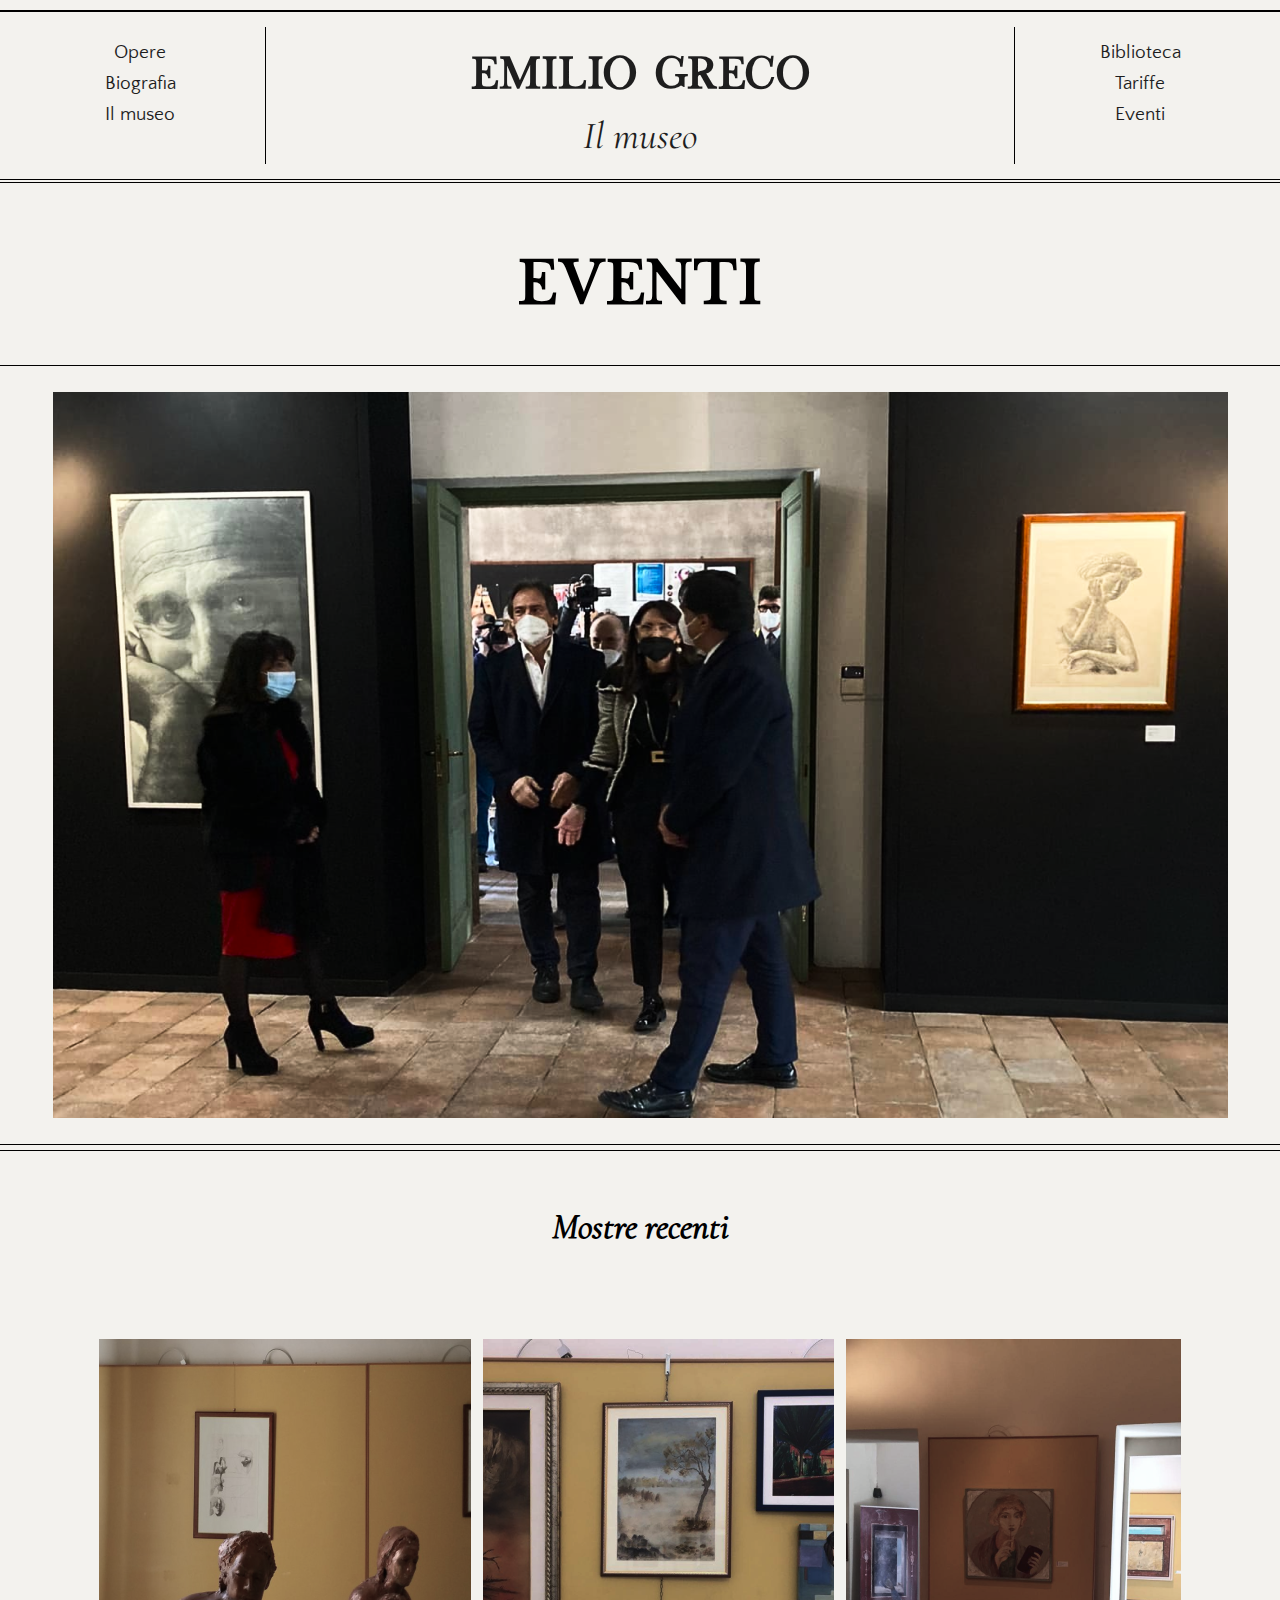
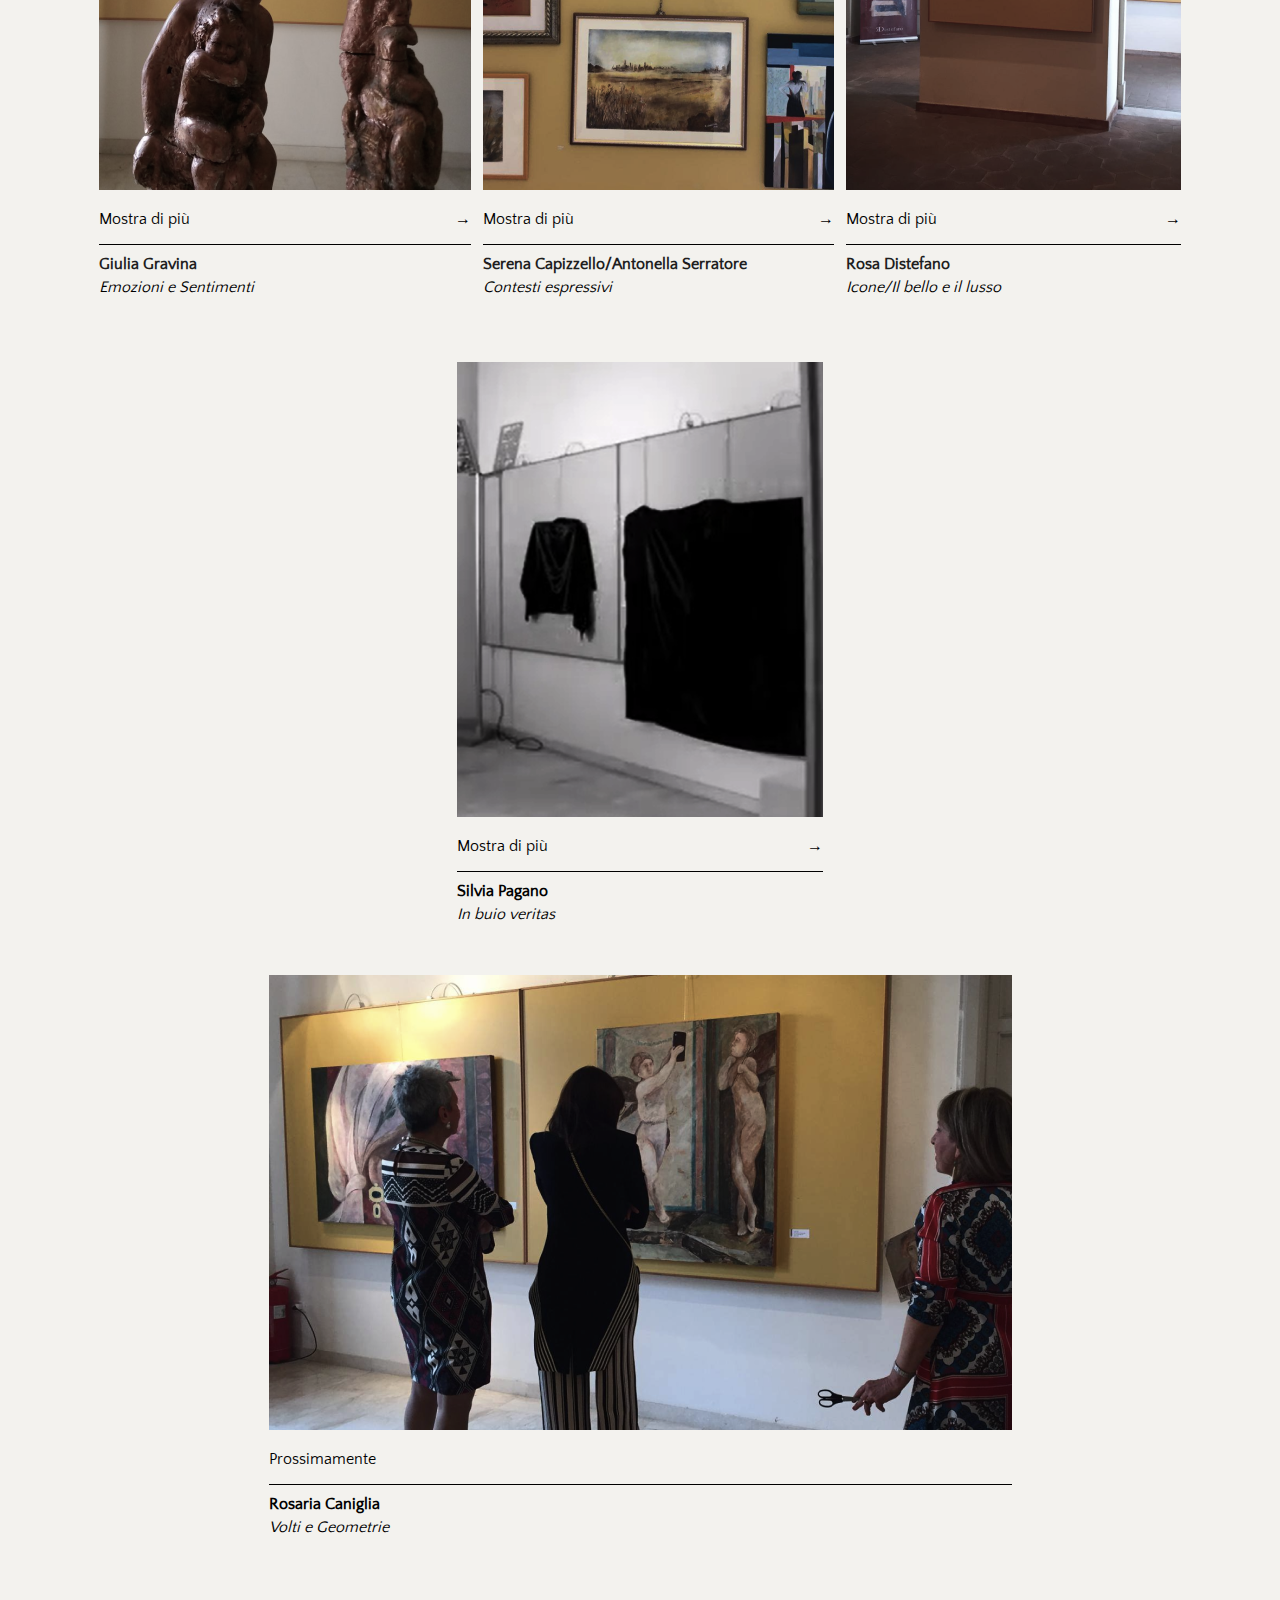
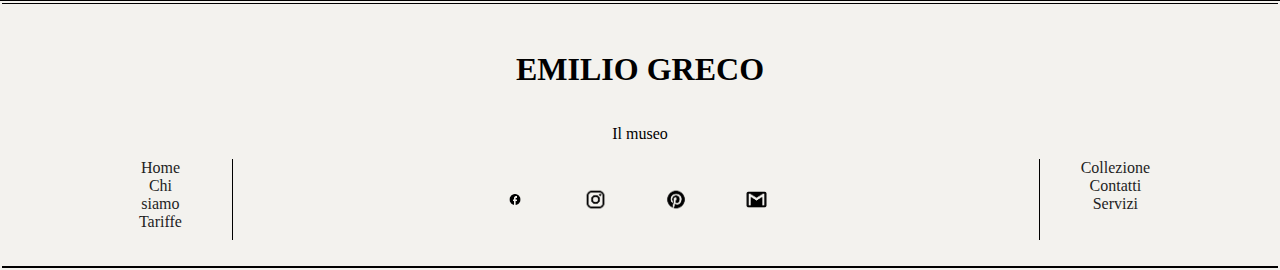
<file: eventi.html>
<!DOCTYPE html>
<html lang="en">
<head>
    <meta charset="UTF-8">
    <meta name="viewport" content="width=device-width, initial-scale=1.0">
    <title>Document</title>
    <link rel="stylesheet" href="css/stileA.css">
</head>
<body>
    <header>
        <nav>
            <div class="vertical sx" >
                <a href="Collezioni.html">Opere</a>
            <a href="Biografia.html">Biografia</a>
            <div class="noMarginBottom"><a href="il-museo.html">Il museo</a></div> 
            </div>
            <div>
                <h1 id="titolo" class="header">EMILIO GRECO</h1>
                <div class="sottotitolo"><a href="index.html">Il museo</a></div>
            </div>
            <div class="vertical dx">
                <a>Biblioteca</a> 
                <a>Tariffe</a>
                <a class="noMarginBottom">Eventi</a>
            </div>
        </nav>
    </header>
    <main>
        <section class="sezione1">
            <div class="div">
                <h1>EVENTI</h1>
            </div>
            <div class="div1">
                <img src="img/g1.png" alt="">
            </div>
        </section>
        <section class="sezione2">
            <div class="div1">
                <h2>Mostre recenti</h2>
            </div>
            <div class="contenitore1">
                <div class="divimmagine" style="width: 372px;
">
                    <img src="img/g2.png" alt="">
                    <div class="minititolo1">
                        <p>
                            Mostra di più
                        </p>
                        <p>
                            →
                        </p>
                    </div>
                    <div class="minititolo2">
                        <div class="bold">
                        <a href="gravina.html">Giulia Gravina</a>
                        </div>
                        <p class="italic">
                            Emozioni e Sentimenti
                        </p>
                    </div>

                </div>
                <div class="divimmagine">
                    <img src="img/g3.png" alt="">
                    <div class="minititolo1">
                        <p>
                            Mostra di più
                        </p>
                        <p>
                            →
                        </p>
                    </div>
                    <div class="minititolo2">
                        <div class="bold">
                            <a href="capizzello.html">Serena Capizzello/Antonella Serratore</a>
                            </div>
                            <p class="italic">
                                Contesti espressivi
                            </p>
                        <p></p>
                    </div>

                </div>
            
            <div class="divimmagine">
                <img src="img/g4.png" alt="">
                <div class="minititolo1">
                    <p>
                        Mostra di più
                    </p>
                    <p>
                        →
                    </p>
                </div>
                <div class="minititolo2">
                    <div class="bold">
                        <a href="distefano.html">Rosa Distefano</a>
                        </div>
                    <p class="italic">
                        Icone/Il bello e il lusso
                    </p>
                </div>

            </div>
        <div class="divimmagine2">
                <img src="img/g5.png" alt="" class="dimensione">
                <div class="minititolo1">
                    <p>
                        Mostra di più
                    </p>
                    <p>
                        →
                    </p>
                </div>
                <div class="minititolo2">
                    <p class="bold">
                        Silvia Pagano
                    </p>
                    <p class="italic">
                        In buio veritas
                    </p>
                </div>

            </div><div class="divimmagine2">
                <img src="img/g6.png" alt="" class="dimensione2">
                <div class="minititolo1">
                    <p>
                        Prossimamente
                    </p>
                    <h5>
                        →
                    </h5>
                </div>

                <div class="minititolo2">
                    <p class="bold">Rosaria Caniglia</p>
                    <p class="italic">
                        Volti e Geometrie
                    </p>
                </div>

            </div></div>
        
        </section>
        <footer>
            <div class="centrato">
                <h1>EMILIO GRECO</h1>
                <p>Il museo</p>
            </div>
            <div class="flex">
                <div class=colonnasx>
                    <a href="#">Home</a>
                    <a href="#">Chi siamo</a>
                    <a href="#">Tariffe</a>
                </div>
                <div class="social">
                    <img src="img/facebook.png" alt="f" class="png">
                    <img src="img/instagram.png" alt="ig"class="png">
                    <img src="img/pinterest.png" alt="P"class="png">
                    <img src="img/gmail.png" alt="Gm"class="png">
                </div>
                <div class=colonnadx>
                    <a href="#">Collezione</a> 
                    <a href="#">Contatti</a>
                    <a href="#">Servizi</a>
                </div>
            </div>
        </footer>
    </main>
</body>
</html>
</file>
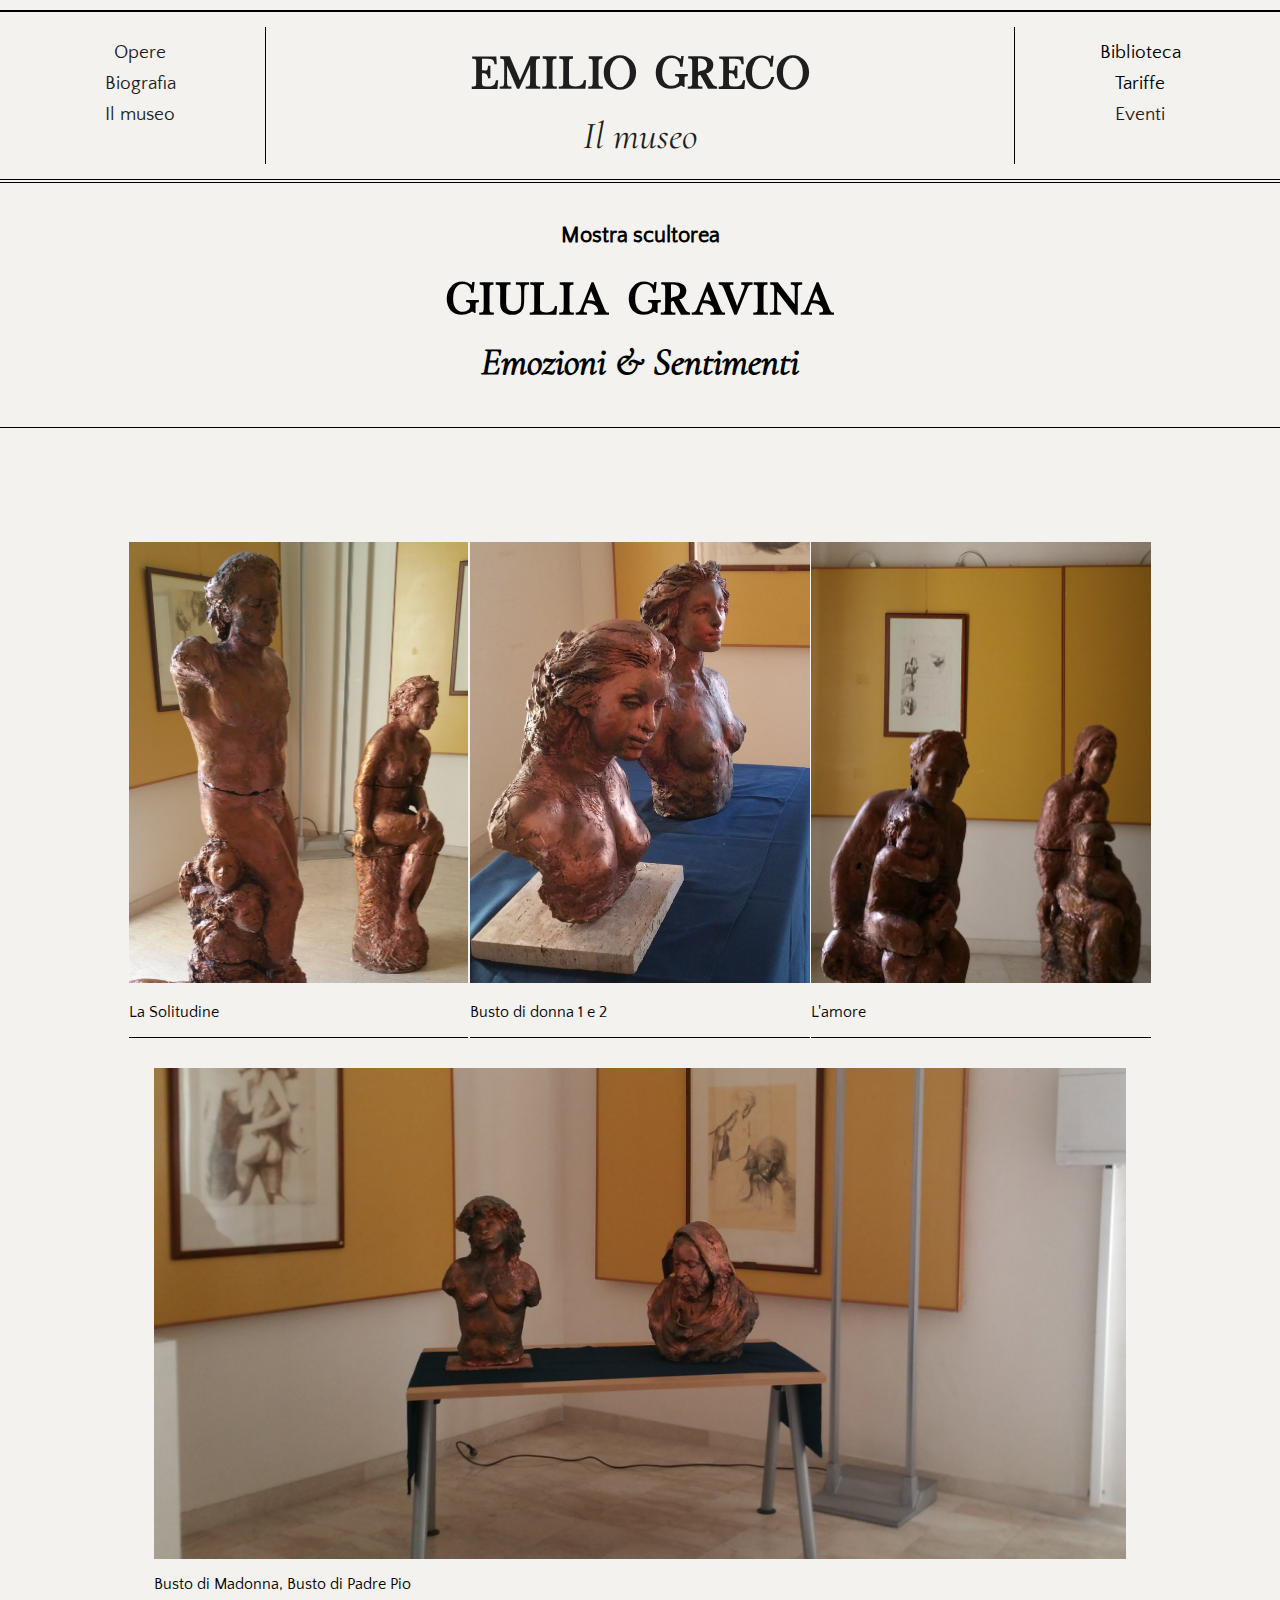
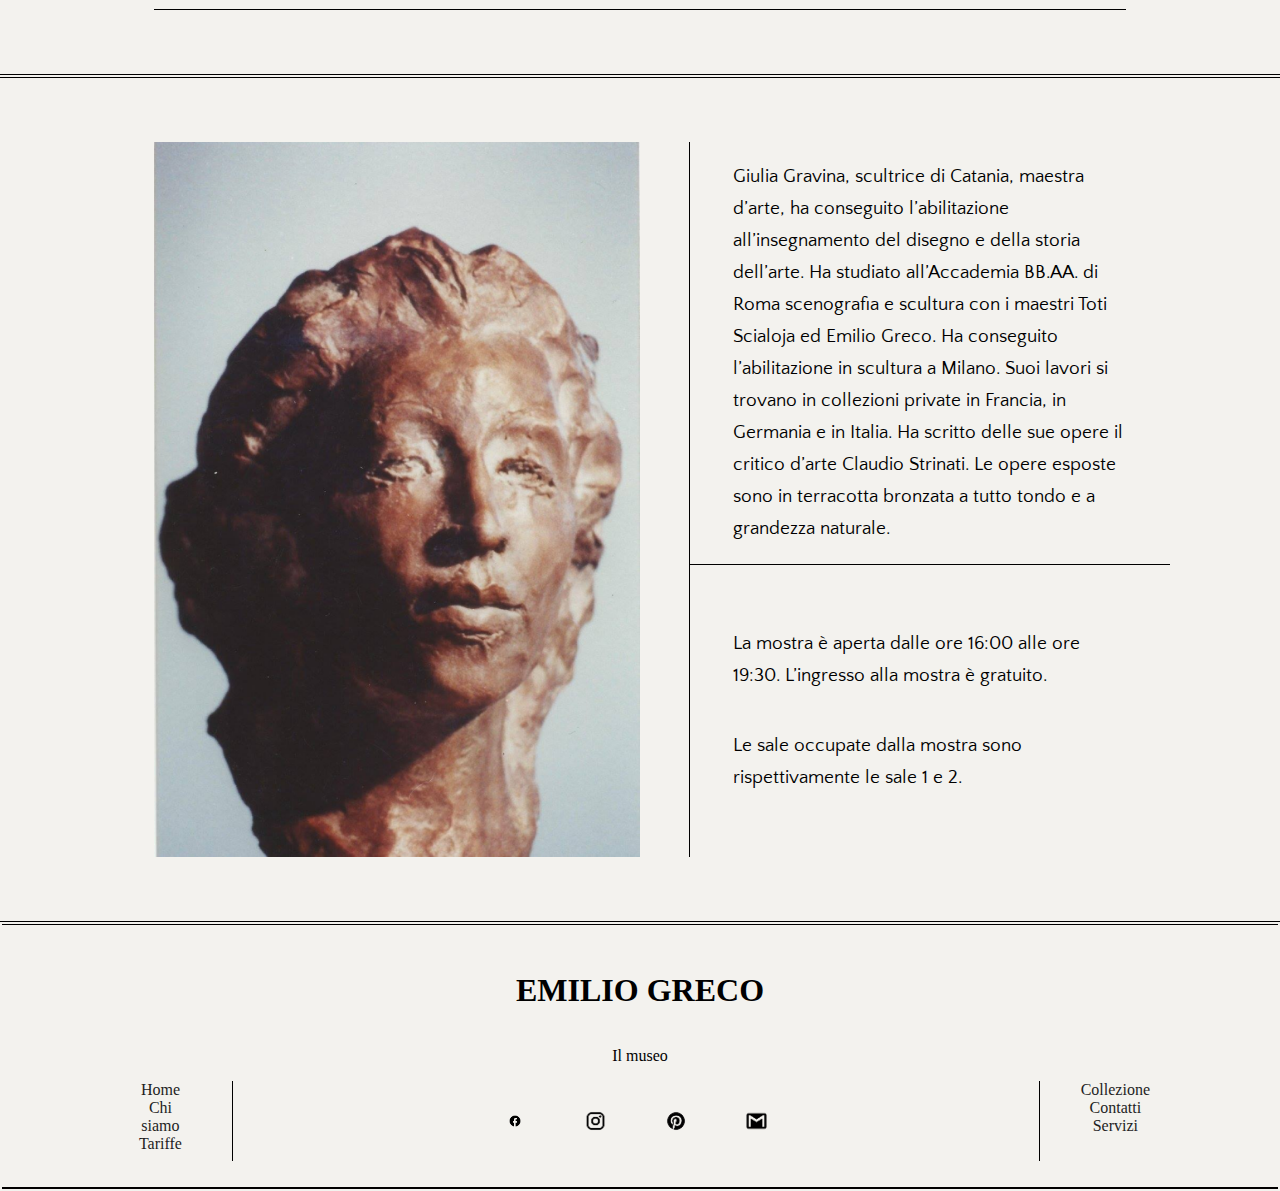
<file: gravina.html>
<!DOCTYPE html>
<html lang="en">
<head>
    <meta charset="UTF-8">
    <meta http-equiv="X-UA-Compatible" content="IE=edge">
    <meta name="viewport" content="width=device-width, initial-scale=1.0">
    <title>Giulia Gravina</title>
    <link rel="stylesheet" href="css/mostre.css">
</head>
<body>
    <header>
        <nav>
            <div class="vertical sx" >
                <a href="Collezioni.html">Opere</a>
                <a href="Biografia.html">Biografia</a>
                <div class="noMarginBottom"><a href="il-museo.html">Il museo</a></div> 
            </div>
            <div>
                <h1 id="titolo" class="header">EMILIO GRECO</h1>
                <div class="sottotitolo"><a href="index.html">Il museo</a></div>
            </div>
            <div class="vertical dx">
                <p>Biblioteca</p> 
                <p>Tariffe</p>
                <div class="noMarginBottom"><a href="eventi.html">Eventi</a></div>
            </div>
        </nav>
    </header>
    <main>
        <section class="titolii">
            <h4>Mostra scultorea</h4>
            <h1>Giulia Gravina</h1>
            <h3>Emozioni & Sentimenti</h3>
        </section>

        <section class="bordertop">
            <div class="padre">
                <div class="figlio">
                 <img src="img/gravina1.png">
                       <p>La Solitudine</p>
                </div>
                <div class="figlio">
                 <img src="img/gravina2.png">
                        <p>Busto di donna 1 e 2</p>
                </div>
                <div class="figlio">
                  <img src="img/gravina3.png">
                       <p>L'amore</p>
                </div>
            </div>
                <div class="figlio2">
                    <img src="img/gravina4.png">
                         <p>Busto di Madonna, Busto di Padre Pio</p>
                </div>
        </section>

        <section class="borderbottom">
                <img src="img/gravina5.png" class="statua">
                <div class="displayflex">
                    <div class="descrizione">
                        <p>Giulia Gravina, scultrice di Catania, maestra d’arte, 
                        ha conseguito l’abilitazione all’insegnamento del 
                        disegno e della storia dell’arte.
                        Ha studiato all’Accademia BB.AA. di Roma 
                        scenografia e scultura con i maestri Toti Scialoja ed 
                        Emilio Greco.
                        Ha conseguito l’abilitazione in scultura a Milano.
                        Suoi lavori si trovano in collezioni private in Francia, 
                        in Germania e in Italia. 
                        Ha scritto delle sue opere il critico d’arte Claudio Strinati.
                        Le opere esposte sono in terracotta bronzata 
                        a tutto tondo e a grandezza naturale.</p>
                    </div>
                    <div class="descr2">
                        <p>La mostra è aperta dalle ore 16:00 alle ore 19:30.
                        L’ingresso alla mostra è gratuito.</p>
                        <p>Le sale occupate dalla mostra sono rispettivamente le sale 1 e 2.</p>
                    </div>
                </div>
        </section>

    </main>
</body>

<footer>
    <div class="centrato">
        <h1>EMILIO GRECO</h1>
        <p>Il museo</p>
    </div>
    <div class="flex">
        <div class=colonnasx>
            <a href="#">Home</a>
            <a href="#">Chi siamo</a>
            <a href="#">Tariffe</a>   
        </div>
        <div class="social">
            <img src="img/facebook.png" alt="f" class="png">
            <img src="img/instagram.png" alt="ig"class="png">
            <img src="img/pinterest.png" alt="P"class="png">
            <img src="img/gmail.png" alt="Gm"class="png">
        </div>
        <div class=colonnadx>
            <a href="#">Collezione</a> 
            <a href="#">Contatti</a>
            <a href="#">Servizi</a>
        </div>
    </div>
</footer>
</html>
</file>
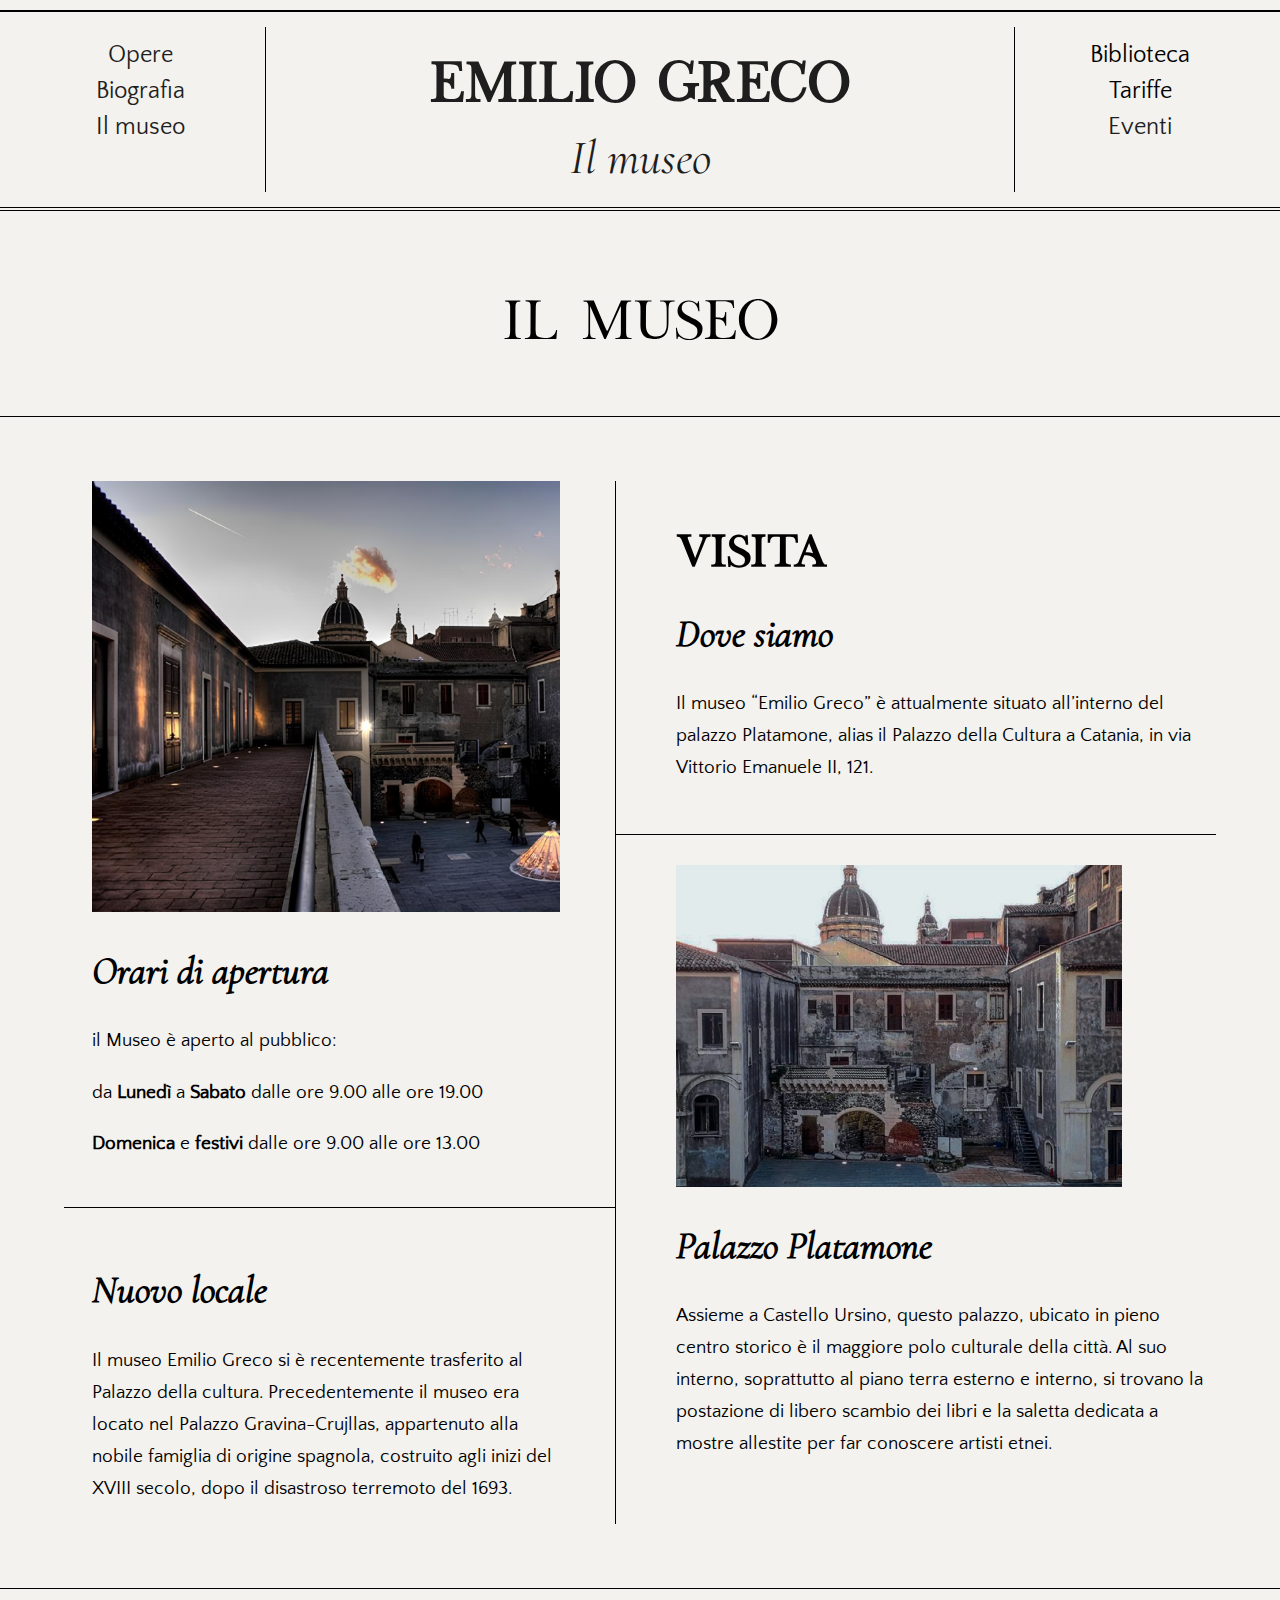
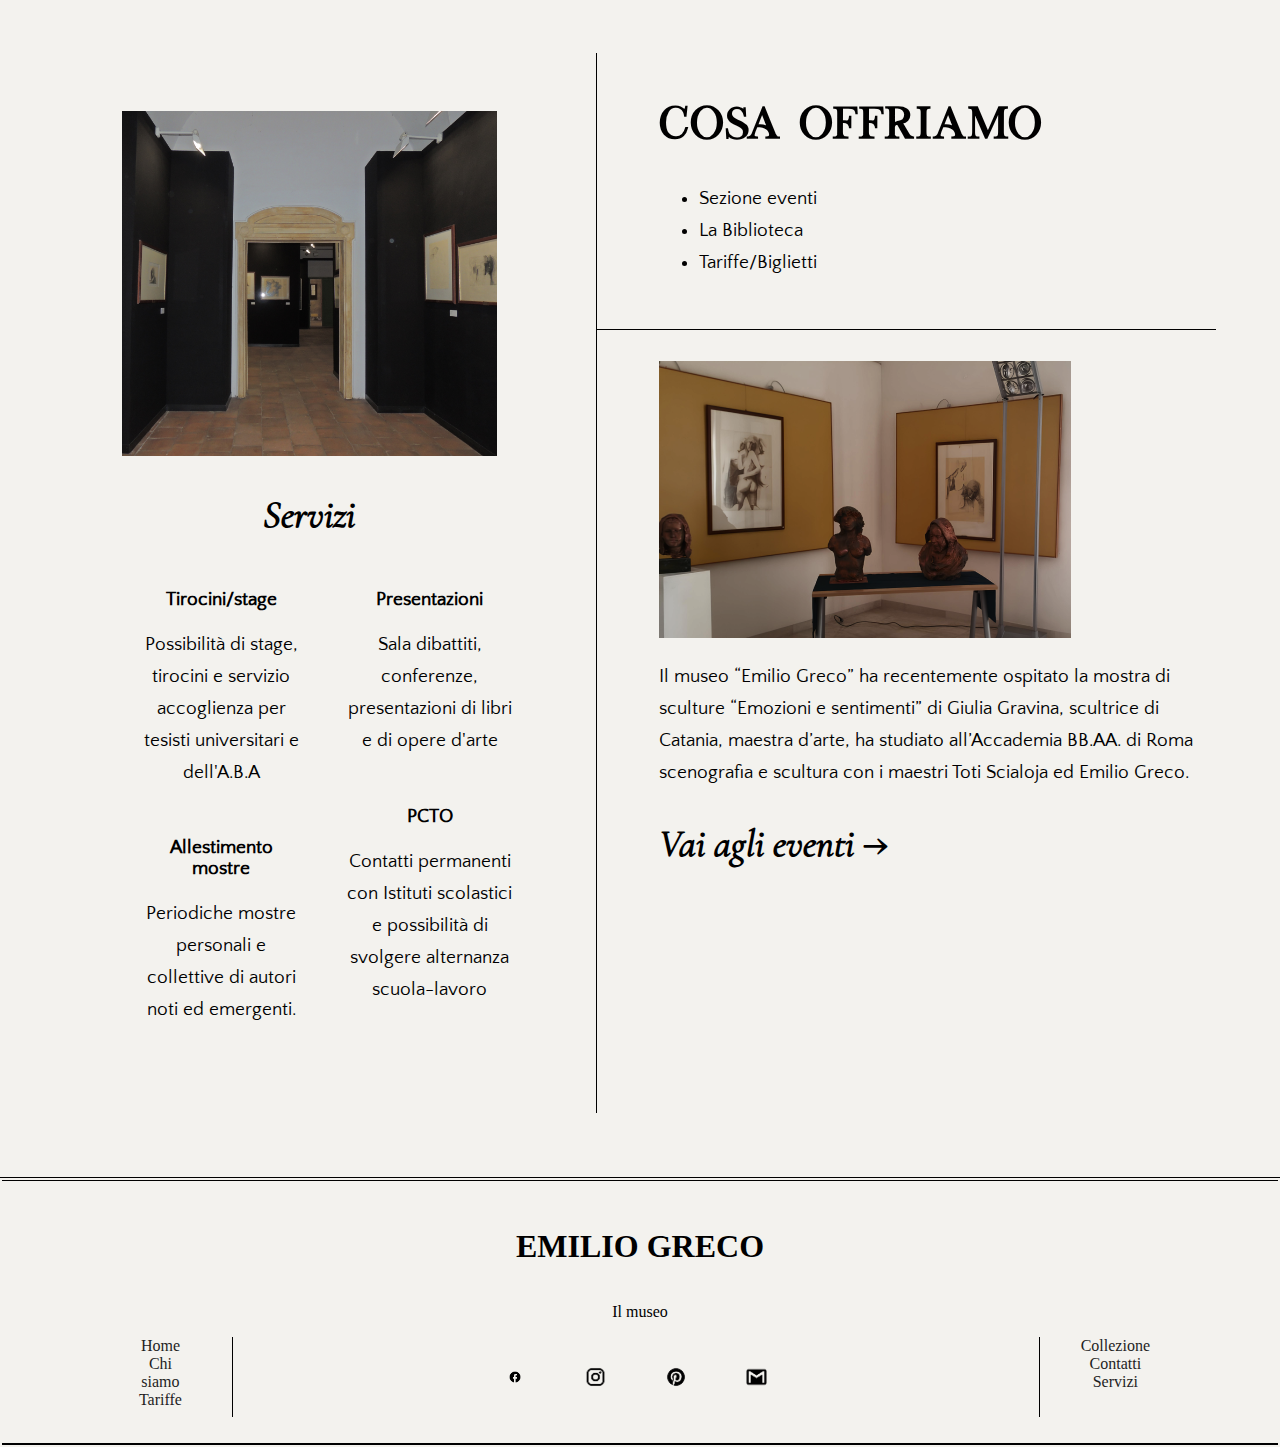
<file: il-museo.html>
<!DOCTYPE html>
<html lang="it">
<head>
    <meta charset="UTF-8">
    <meta name="viewport" content="width=device-width, initial-scale=1.0">
    <title>il museo</title>
    <link rel="stylesheet" href="css/stile2.css">
</head>
<body>
    <header>
        <nav>
            <div class="vertical sx" >
                <a href="Collezioni.html">Opere</a>
                <a href="Biografia.html">Biografia</a>
                <div class="noMarginBottom"><a href="#">Il museo</a></div> 
            </div>
            <div>
                <h1 id="titolo" class="header">EMILIO GRECO</h1>
                <div class="sottotitolo"><a href="index.html">Il museo</a></div>
            </div>
            <div class="vertical dx">
                <p>Biblioteca</p> 
                <p>Tariffe</p>
                <div class="noMarginBottom"><a href="eventi.html">Eventi</a></div>
            </div>
        </nav>
    </header>
    <main>
        <section class="linee">
            <div class="titoli">
                <p>IL MUSEO</p>
            </div>
        </section>
        <section class="sezione">
            <div class="sinistra">
            <div class="sopra3">
                <img src="immagini/p5.png" id="dimensione">
                <h2>Orari di apertura</h2>
                <p>il Museo è aperto al pubblico:</p>
                <p>da <strong>Lunedì</strong> a <strong>Sabato</strong> dalle ore 9.00 alle ore 19.00</p>
                <p><strong>Domenica</strong> e <strong>festivi</strong> dalle ore 9.00 alle ore 13.00</p>
            </div>
            <div class="sotto3">
                <h2>Nuovo locale</h2>
                <p>Il museo Emilio Greco si è recentemente trasferito al Palazzo della cultura. Precedentemente il museo era locato  nel Palazzo Gravina-Crujllas, appartenuto alla nobile famiglia di origine spagnola, costruito agli inizi del XVIII secolo, dopo il disastroso terremoto del 1693. </p>
            </div>
        </div>
        <div class="destra">
            <div class="sopra">
                <h1>VISITA</h1>
                <h2>Dove siamo</h2>
                <p>Il museo “Emilio Greco” è attualmente situato all’interno del palazzo Platamone, alias il Palazzo della Cultura a Catania, in via Vittorio Emanuele II, 121.</p>
            </div>
            <div class="sotto">
                <img src="immagini/p6.png" id="dimensione">
                <h2>Palazzo Platamone</h2>
                <p>Assieme a Castello Ursino, questo palazzo, ubicato in pieno centro storico è il maggiore polo culturale della città. Al suo interno, soprattutto al piano terra esterno e interno, si trovano la postazione di libero scambio dei libri e la saletta dedicata a mostre allestite per far conoscere artisti etnei.</p>
            </div>
        </div>
        </section>
        <section class="sezione">
            <div class="sinistra2">
            <div class="sopra2">
                <img src="immagini/p7.png" id="dimensione2">
                <h2>Servizi</h2>
            </div>
            <div class="sotto2">
                <div>
            <div class="padding">
                <h3>Tirocini/stage</h3>
                <p>Possibilità di stage, tirocini e servizio accoglienza per tesisti universitari e dell'A.B.A</p>
            </div>
            <div class="padding">
                <h3>Allestimento mostre</h3>
                <p>Periodiche mostre personali e collettive di autori noti ed emergenti.</p>
            </div>
        </div>
        <div>
            <div class="padding">
                <h3>Presentazioni</h3>
                <p>Sala dibattiti, conferenze, presentazioni di libri e di opere d'arte</p>
            </div>
            <div class="padding">
                <h3>PCTO</h3>
                <p>Contatti permanenti con Istituti scolastici e possibilità di svolgere alternanza scuola-lavoro</p>
            </div>
        </div>
        </div>
    </div>
    <div class="destra">
            <div class="sopra">
                <h1>COSA OFFRIAMO</h1>
                <ul><li>Sezione eventi</li>
                <li>La Biblioteca</li>
                <li>Tariffe/Biglietti</li></ul>
            </div>
            <div class="sotto">
                <img src="immagini/p8.png" id="dimensione">
                <p>Il museo “Emilio Greco” ha recentemente ospitato la mostra di sculture “Emozioni e sentimenti” di Giulia Gravina, scultrice di Catania, maestra d’arte, ha studiato all’Accademia BB.AA. di Roma scenografia e scultura con i maestri Toti Scialoja ed Emilio Greco.</p>
                <h2>Vai agli eventi →</h2>
            </div>
        </div>
        </section>
    </main>
    <footer>
        <div class="centrato">
            <h1>EMILIO GRECO</h1>
            <p>Il museo</p>
        </div>
        <div class="flex">
            <div class=colonnasx>
                <a href="#">Home</a>
                <a href="#">Chi siamo</a>
                <a href="#">Tariffe</a>   
            </div>
            <div class="social">
                <img src="immagini/facebook.png" alt="f" class="png">
                <img src="immagini/instagram.png" alt="ig"class="png">
                <img src="immagini/pinterest.png" alt="P"class="png">
                <img src="immagini/gmail.png" alt="Gm"class="png">
            </div>
            <div class=colonnadx>
                <a href="#">Collezione</a> 
                <a href="#">Contatti</a>
                <a href="#">Servizi</a>
            </div>
        </div>
    </footer>
</body>
</html>
</file>
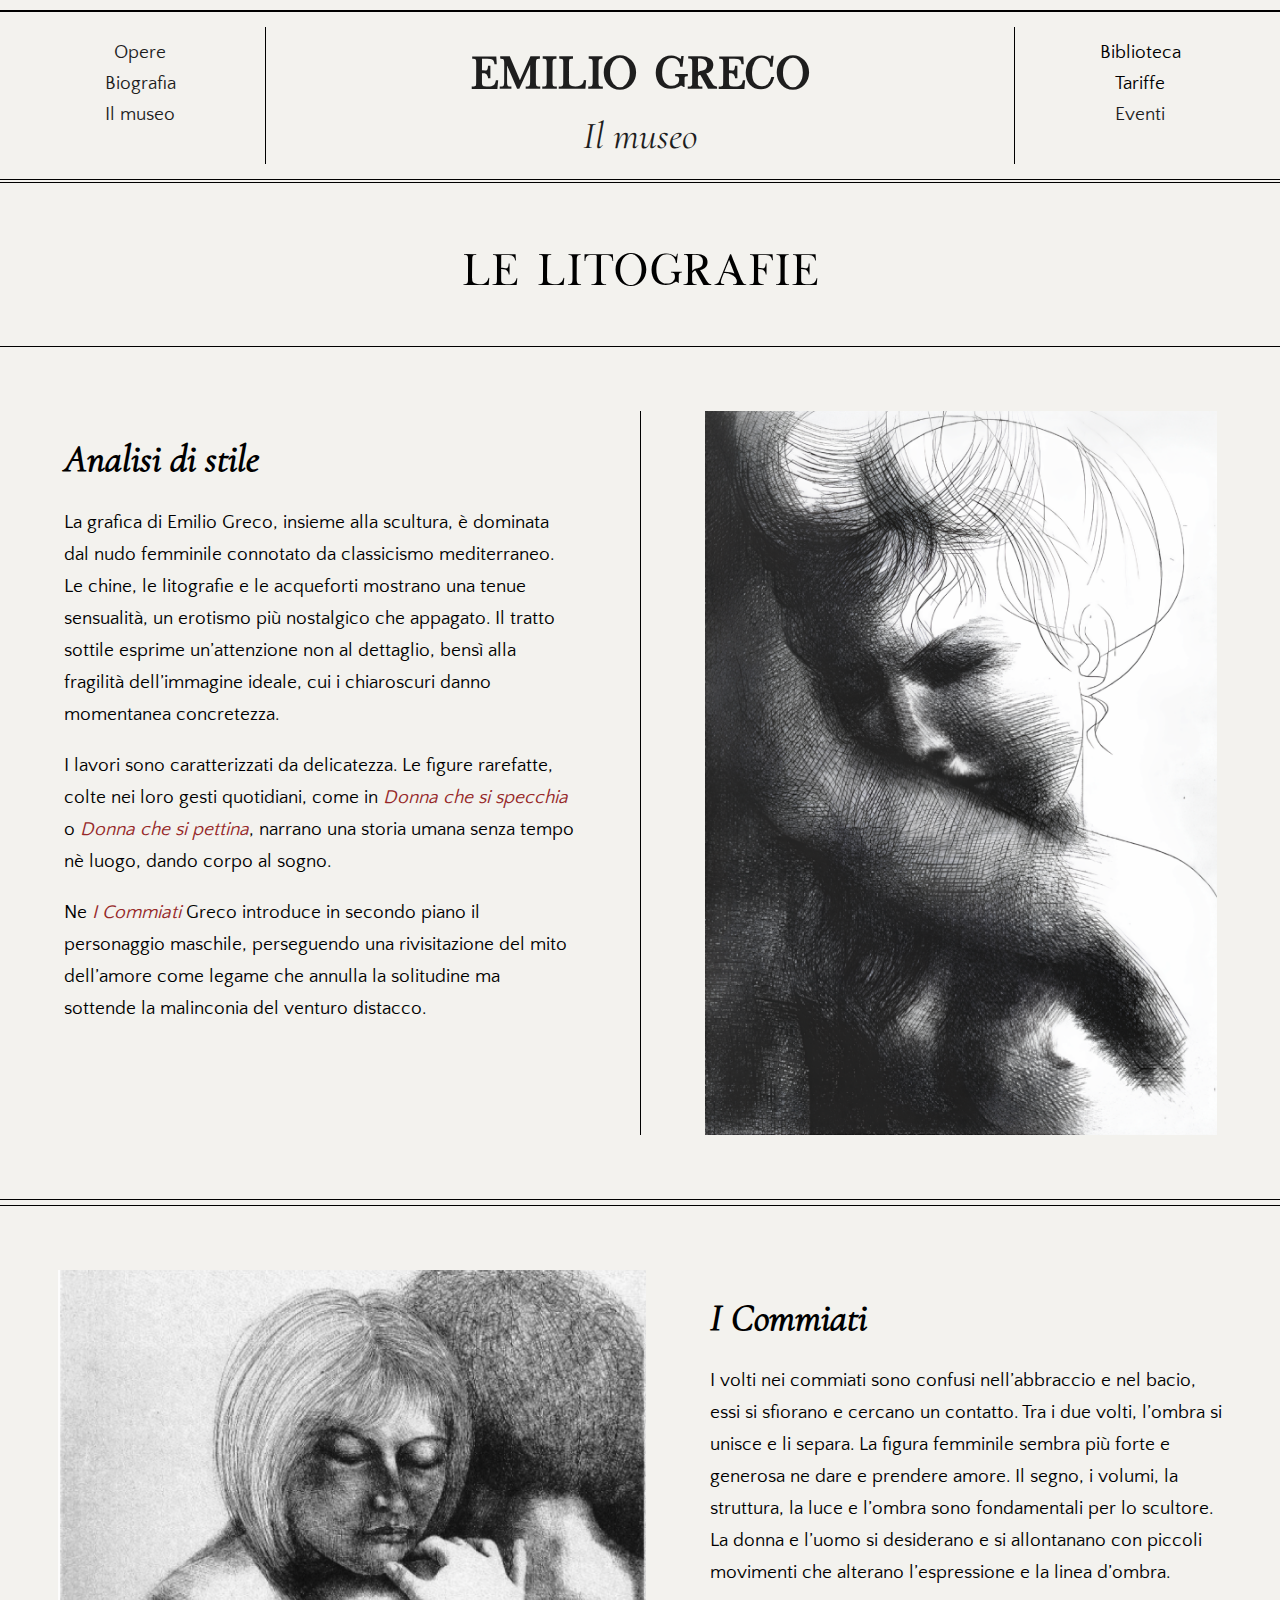
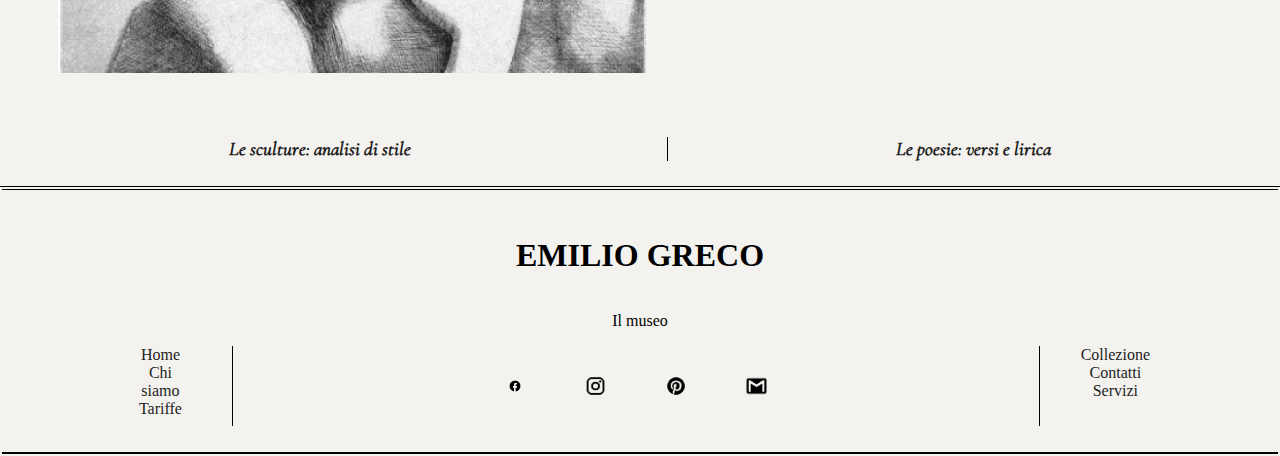
<file: le-litografie.html>
<!DOCTYPE html>
<html lang="it">
<head>
    <meta charset="UTF-8">
    <meta http-equiv="X-UA-Compatible" content="IE=edge">
    <meta name="viewport" content="width=device-width, initial-scale=1.0">
    <title>le litografie</title>
    <link rel="stylesheet" href="css/stile.css">
</head>
<body>
    <header>
        <nav>
            <div class="vertical sx" >
                <a href="Collezioni.html">Opere</a>
                <a href="Biografia.html">Biografia</a>
                <div class="noMarginBottom"><a href="il-museo.html">Il museo</a></div> 
            </div>
            <div>
                <h1 id="titolo" class="header">EMILIO GRECO</h1>
                <div class="sottotitolo"><a href="index.html">Il museo</a></div>
            </div>
            <div class="vertical dx">
                <p>Biblioteca</p> 
                <p>Tariffe</p>
                <div class="noMarginBottom"><a href="eventi.html">Eventi</a></div>
            </div>
        </nav>
    </header>
    <main>
        <section class="linee">
            <div class="titoli">
                <p>LE LITOGRAFIE</p>
            </div>
        </section>
        <section class="flex">
            <div class="flexcenter">
            <div class="stile">
                <h2>Analisi di stile</h2>
                <p>La grafica di Emilio Greco, insieme alla scultura, è dominata dal nudo femminile connotato da classicismo mediterraneo. Le chine, le litografie e le acqueforti mostrano una tenue sensualità, un erotismo più nostalgico che appagato. Il tratto sottile esprime un’attenzione non al dettaglio, bensì alla fragilità dell’immagine ideale, cui i chiaroscuri danno momentanea concretezza.</p>
                <p>I lavori sono caratterizzati da delicatezza.
                    Le figure rarefatte, colte nei loro gesti quotidiani, come in <em>Donna che si specchia</em> o <em>Donna che si pettina</em>, narrano una storia umana senza tempo nè luogo, dando corpo al sogno.</p>
                <p>Ne <em>I Commiati</em> Greco introduce in secondo piano il personaggio maschile, perseguendo una rivisitazione del mito dell’amore come legame che annulla la solitudine ma sottende la malinconia del venturo distacco.</p>
            </div>
            
                <img src="immagini/p1.png" id="immagine">
            </div>
        </section>
        <section class="flex2">
            
                <img src="immagini/p2.png" id="commiato">
            
            <div class="stile2">
                <h2>I Commiati</h2>
                <p>I volti nei commiati sono confusi nell’abbraccio e nel bacio, essi si sfiorano e cercano un contatto. Tra i due volti, l’ombra si unisce e li separa. La figura femminile sembra più forte e generosa ne dare e prendere amore. Il segno, i volumi, la struttura, la luce e l’ombra sono fondamentali per lo scultore. La donna e l’uomo si desiderano e si allontanano con piccoli movimenti che alterano l’espressione e la linea d’ombra. </p>
            </div>
        
        </section>
        <section class="space">
        
            <div class="border"> <a href="le-sculture.html">Le sculture: analisi di stile</a></div>
            <div> <a href="#">Le poesie: versi e lirica</a></div>
    
       </section>
    </main>
    <footer>
        <div class="centrato">
            <h1>EMILIO GRECO</h1>
            <p>Il museo</p>
        </div>
        <div class="flex">
            <div class=colonnasx>
                <a href="#">Home</a>
                <a href="#">Chi siamo</a>
                <a href="#">Tariffe</a>   
            </div>
            <div class="social">
                <img src="immagini/facebook.png" alt="f" class="png">
                <img src="immagini/instagram.png" alt="ig"class="png">
                <img src="immagini/pinterest.png" alt="P"class="png">
                <img src="immagini/gmail.png" alt="Gm"class="png">
            </div>
            <div class=colonnadx>
                <a href="#">Collezione</a> 
                <a href="#">Contatti</a>
                <a href="#">Servizi</a>
            </div>
        </div>
    </footer>
</body>
</html>
</file>
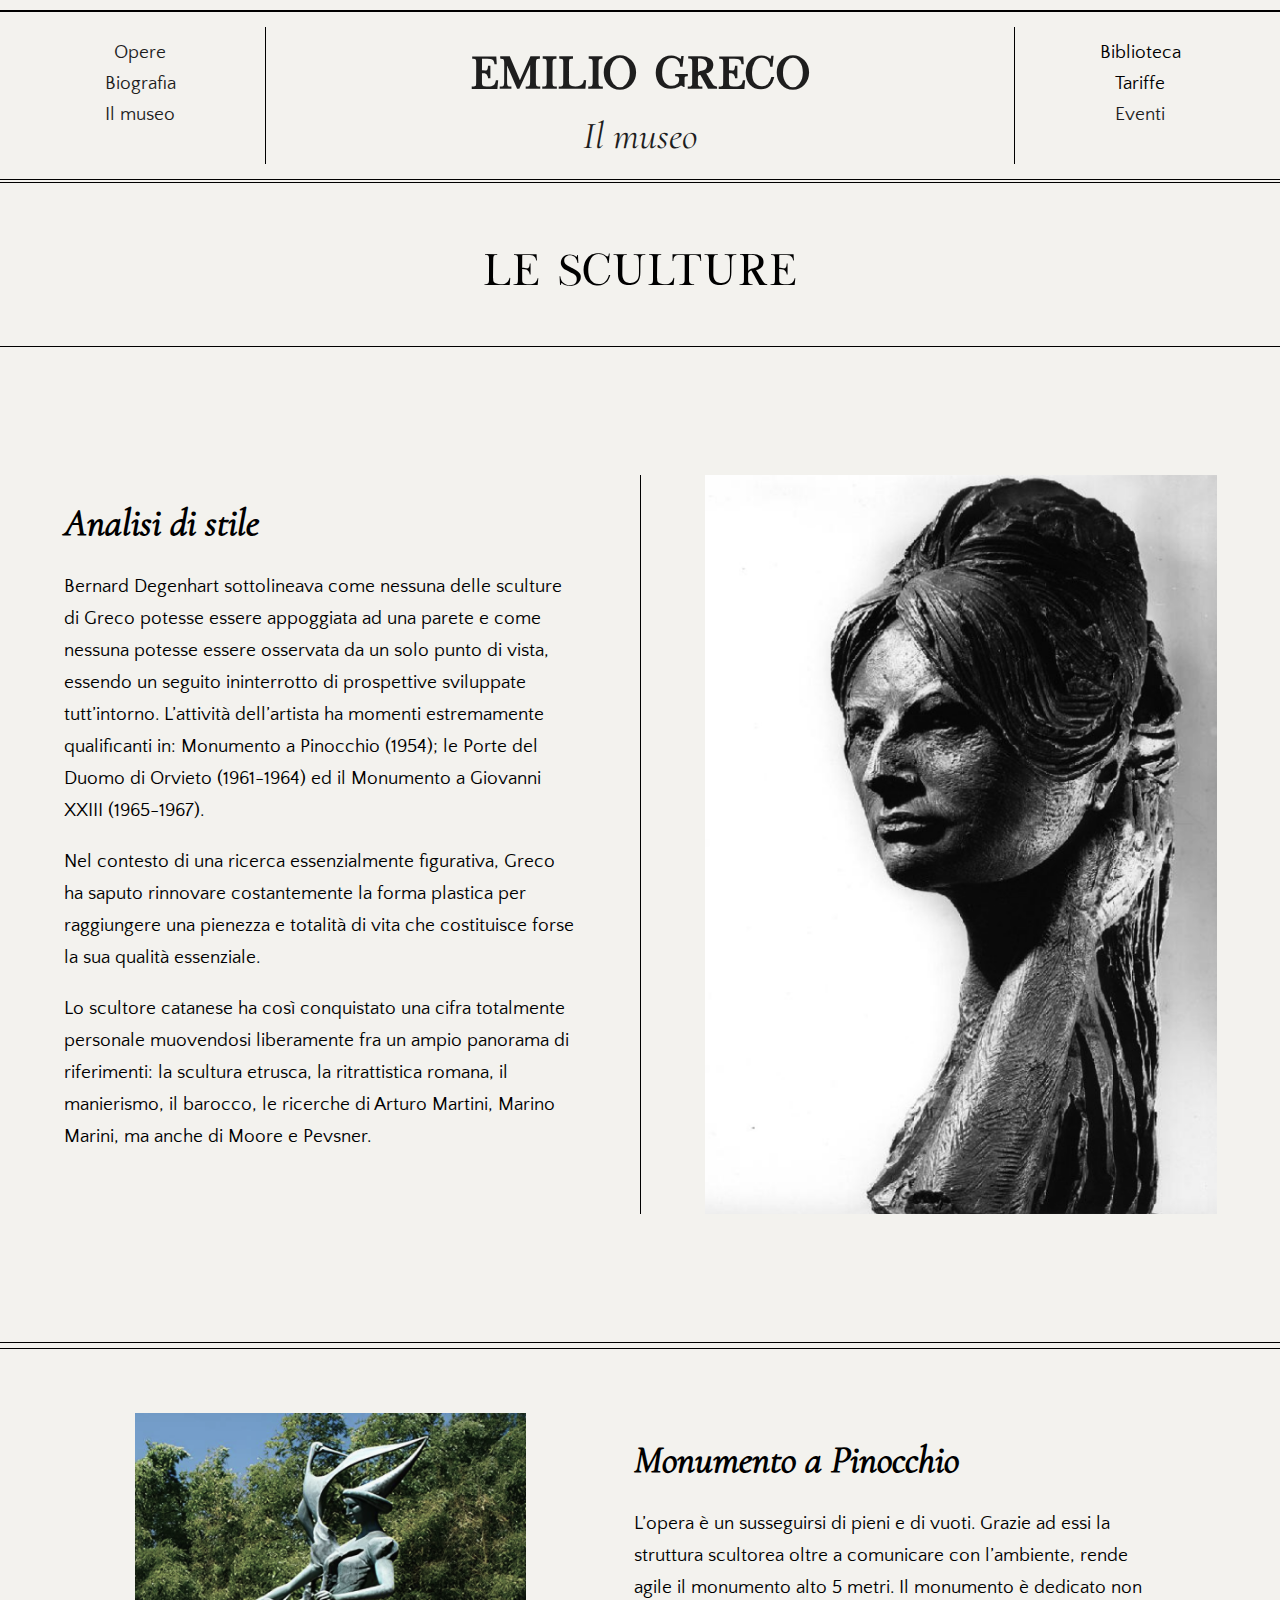
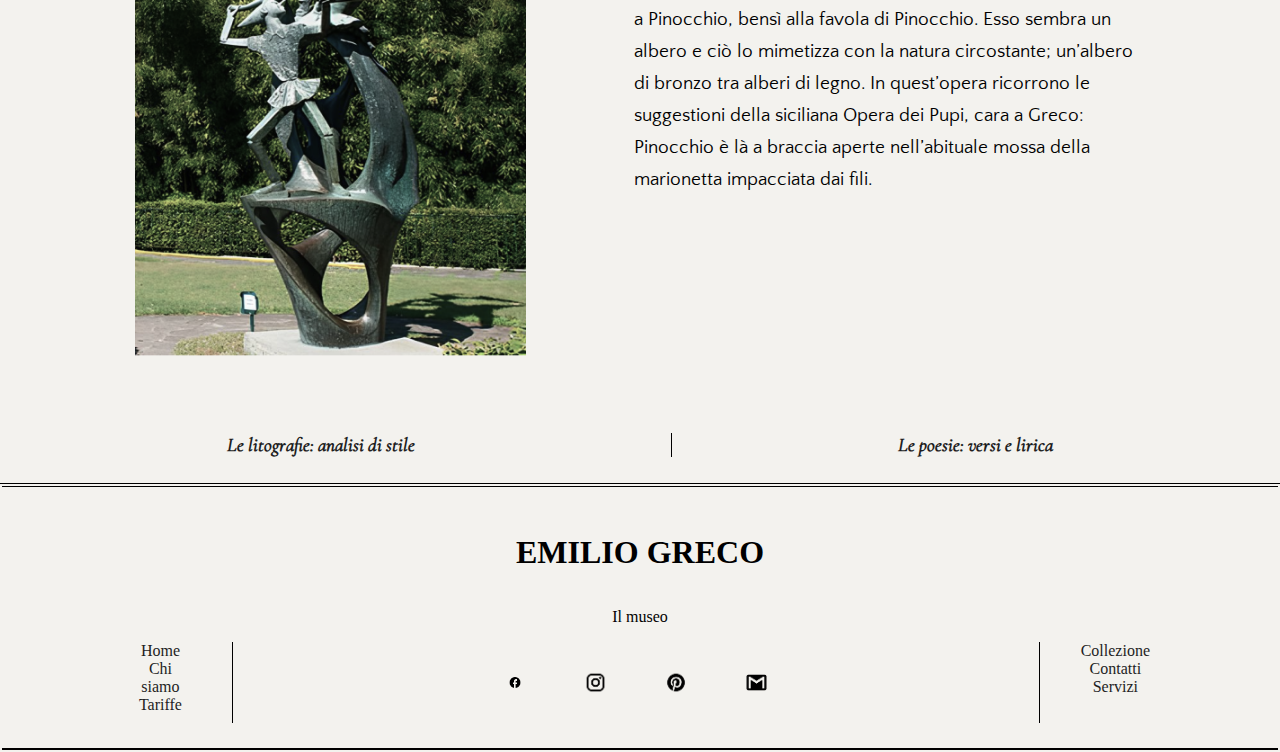
<file: le-sculture.html>
<!DOCTYPE html>
<html lang="it">
<head>
    <meta charset="UTF-8">
    <meta name="viewport" content="width=device-width, initial-scale=1.0">
    <title>le sculture</title>
    <link rel="stylesheet" href="css/stile.css">
</head>
<body>
    <header>
        <nav>
            <div class="vertical sx" >
                <a href="Collezioni.html">Opere</a>
                <a href="Biografia.html">Biografia</a>
                <div class="noMarginBottom"><a href="il-museo.html">Il museo</a></div>  
            </div>
            <div>
                <h1 id="titolo" class="header">EMILIO GRECO</h1>
                <div class="sottotitolo"><a href="index.html">Il museo</a></div>
            </div>
            <div class="vertical dx">
                <p>Biblioteca</p> 
                <p>Tariffe</p>
                <div class="noMarginBottom"><a href="eventi.html">Eventi</a></div>
            </div>
        </nav>
    </header>
    <main>
        <section class="linee">
            <div class="titoli">
                <p>LE SCULTURE</p>
            </div>
        </section>
        <section class="flex1">
            <div class="center">
            <div class="stile">
                <h2>Analisi di stile</h2>
                <p>Bernard Degenhart sottolineava come nessuna delle sculture di Greco potesse essere appoggiata ad una parete e come nessuna potesse essere osservata da un solo punto di vista, essendo un seguito ininterrotto di prospettive sviluppate tutt’intorno. L’attività dell’artista ha momenti estremamente qualificanti in: Monumento a Pinocchio (1954); le Porte del Duomo di Orvieto (1961-1964) ed il Monumento a Giovanni XXIII (1965-1967).</p>
                <p>Nel contesto di una ricerca essenzialmente figurativa, Greco ha saputo rinnovare costantemente la forma plastica per raggiungere una pienezza e totalità di vita  che costituisce forse la sua qualità essenziale.</p>
                <p>Lo scultore catanese ha così conquistato una cifra totalmente personale muovendosi liberamente fra un ampio panorama di riferimenti: la scultura etrusca, la ritrattistica romana, il manierismo, il barocco, le ricerche di Arturo Martini, Marino Marini, ma anche di Moore e Pevsner.</p>
            </div>
            
                <img src="immagini/p3.png" id="immagine">
            </div>
        </section>
        <section class="flex2">
            <div>
                <img src="immagini/p4.png" id="pinocchio">
            </div>
            <div class="stile2">
                <h2>Monumento a Pinocchio</h2>
                <p>L’opera è un susseguirsi di pieni e di vuoti. Grazie ad essi la struttura scultorea oltre a comunicare con l’ambiente, rende agile il monumento alto 5 metri. Il monumento è dedicato non a Pinocchio, bensì alla favola di Pinocchio. Esso sembra un albero e ciò lo mimetizza con la natura circostante; un’albero di bronzo tra alberi di legno. In quest’opera ricorrono le suggestioni della siciliana Opera dei Pupi, cara a Greco: Pinocchio è là a braccia aperte nell’abituale mossa della marionetta impacciata dai fili.</p>
            </div>
           </section>
           <section class="space">
        
                <div class="border"> <a href="le-litografie.html">Le litografie: analisi di stile</a></div>
                <div> <a href="#">Le poesie: versi e lirica</a></div>
        
           </section>
    </main>
    <footer>
        <div class="centrato">
            <h1>EMILIO GRECO</h1>
            <p>Il museo</p>
        </div>
        <div class="flex">
            <div class=colonnasx>
                <a href="#">Home</a>
                <a href="#">Chi siamo</a>
                <a href="#">Tariffe</a>   
            </div>
            <div class="social">
                <img src="immagini/facebook.png" alt="f" class="png">
                <img src="immagini/instagram.png" alt="ig"class="png">
                <img src="immagini/pinterest.png" alt="P"class="png">
                <img src="immagini/gmail.png" alt="Gm"class="png">
            </div>
            <div class=colonnadx>
                <a href="#">Collezione</a> 
                <a href="#">Contatti</a>
                <a href="#">Servizi</a>
            </div>
        </div>
    </footer>
</body>
</html>
</file>
<file: css/Home.css>
@font-face {
    font-family: 'Titolazioni';
    src: url(../fonts/LucyRosePERSONAL-Regular.otf);
}
@font-face{
    font-family: 'Garamond';
    src: url(../fonts/CormorantGaramond-Italic.ttf);
} 
@font-face {
    font-family: 'GaramondRegular';
    src: url(../fonts/CormorantGaramond-Regular.ttf);
}
@font-face {
    font-family:'Paragrafi';
    src: url(../fonts/QuattrocentoSans-Regular.ttf);
}

body{ background-color:#F3F2EE ;
margin:0;
}
nav{
    display: flex;
    border-top: 2px solid black;
    margin-top: 10px;
    justify-content: space-between;
    padding: 15px;
    border-bottom: 1px solid black;
    margin-bottom: 2px;

}
#titolo{margin: 10px 0px;}
nav div{
    display: flex;
    flex-direction: column;
    align-items: center;
    font-size: 1.5vw; 
 }

nav a {margin :5px;}
.sx{
    width: 20%;
    border-right: 1px solid black;
    padding-top: 10px;
    font-family:'Paragrafi';
    font-size: 1.5vw;
}
.dx{
    width: 20%;
    border-left: 1px solid black;
    padding-top: 10px;
    font-family:'Paragrafi';
}
.noMarginBottom{
    margin-bottom: 0px;
}
.header{
   font-family:'Titolazioni';
   font-size: 250%;
   color: #1e1e1e;
}
.sottotitolo{
    font-family:'Garamond';
    font-size: 3vw;
    color: #1e1e1e
}
.link{
    margin: 10px;
    font-family:'Titolazioni';
    font-size: 3.5vw; 
    color: #1e1e1e
    
}

.paragrafi{
    font-family:'Paragrafi';
    font-size: 1.5vw;
    line-height: 2.5vw;
}
#sottotitoletto{
    font-family:'Paragrafi';  
}
.hero{
    display: flex;
    flex-direction: column;
    align-items: center;
    border-top: 1px solid black;
    width: 86%;
    padding: 4% 7% 7% 7%;
    border-bottom: 1px solid black;

}

.hero a{
    height: 4%;
    margin: -3%;
}
.hero img{
    width: 100%;
   
}
.centro{
    margin-top: 2px;
    border-top: 1px solid black;
    display: flex;
justify-content: center;  
padding: 4% 7%;
border-bottom: 1px solid black; 
margin-bottom: 2px;


}
#museo{
    width:50%;
    padding-right: 5%;
    border-right: 1px solid black;
}
#emilio{
    width: 100%;
}
.emilio{width: 44%;
    }
.artista{
    display: flex;
    flex-direction: column;
    justify-content: space-between;
    padding:16% 0% 0 16%;
}
.ilMuseo{
    border-bottom: 1px solid black;
    padding:0% 0% 10% 16%;
}
em{
    color: #962828;
    font-style: normal;
}
.mostra{
 border-top: 1px solid black;
 padding-top: 5%;
display: flex;
gap: 45px;
padding-left: 7%;
padding-bottom: 5%;
border-bottom: 1px solid black;
}
.mostra img{
    width: 30%;
}
.mostra em{
font-style: italic;
color: black;
}
.figlioMinore{
    width: 80%;
    border-top: 1px solid black;
}
.figlioMinore a{
    font-family: 'Paragrafi';
}
.finale{
    border-top: 1px solid black;
margin-top: 2px;
padding: 2% 5%;
border-bottom: 1px solid black;
}
.titolazione{
    display: flex;
    flex-direction: column;
    align-items: center;
}
.titolazione p{
    margin: 5px;
}
.dimensione{
    max-width:369px;
    max-height: 483px;
}
.flex1{
    flex-wrap: wrap;
    display: flex;
    justify-content: space-between;
}
.flex{
    display: flex;
    justify-content: space-between;
}

.vedi{
    display: flex;
    justify-content: space-between;
    border-bottom:1px solid black; 
    font-family:'Paragrafi';
}
.vedi p{
    margin: 5px;
}
.stile{
    font-family:'GaramondRegular';
    font-size: 2.5vw;
    font-weight: bold;
    margin-top: 5px;
    
}
footer{
    margin:2px;
    border-top:1px solid black; 
  padding: 0% 10% 1% 10%;
  border-bottom:2px solid black; 
}
.social{
    display: flex;
    justify-content: center;
    }
.png{
    width: 10%;
} 
.centrato{
    display: flex;
    flex-direction: column;
    align-items: center;   
}   
.colonnasx{
    display: flex;
    flex-direction: column;
    width: 20%;
    border-right: 1px solid black;
    padding-right: 4%;
    text-align: center;
  }
.colonnadx{
    display: flex;
    flex-direction: column;
    width: 10%;
    border-left: 1px solid black;
    padding-left: 4%;
    text-align: center;
}
footer h1{
    font-family: 'Titolazioni';
    margin-top: 10px;
    margin-bottom: 10px;
}
footer p{
    font-family: 'Garamond';
    margin-top: 10px;
    
}
footer a{
    font-family: 'Paragrafi';
}
.articolo{
    padding: 5% 15%;
    display: flex;
    flex-direction: column;
    align-items:center ;

}
#loren{
    width: 100%;
}
.fontsize{
    font-family:'Garamond' ;
    font-size: 2vw;
   
}
.borderbottom{
    border-bottom: 1px solid black;
    margin-bottom:2px ;
}
.riconoscimenti{
    display: flex;
    justify-content: space-around;
    padding: 5%;
    border-top: 1px solid black;
}
#ritratto{
    width: 40%;
    max-height: 680px;
}
.riconoscimenti2{
    width: 40%;
    border-right: 1px solid black;
    padding-right: 5%;
}
.litografie{
    font-family: 'Garamond';
    font-size: 24px;
    margin-bottom: 5px;
}
#collezione{
    border-top:1px solid black; 
}
.titolo2{
    display: flex;
    flex-direction: column;
    align-items: center;
    padding-top: 5%; 
}
.nomi{
    font-family:'Paragrafi';
    font-size: 15px;
    margin: 5px 0px 5px 0px;
}

.flexColumn{
    display: flex;
    flex-direction: column;
    width: 100%;
    margin: 0%;
}
.flexColumn img{
    width: 100%;
}
.container{
    display: grid;
    grid-template-columns: 1fr 1fr 1fr;
    gap: 25px;
    padding: 7% 15% 0% 15%;
}
.immagini{
    border-bottom: 1px solid black; 
    margin-bottom: 30px;
}
.spacearound{
    display: flex;
    justify-content: space-around;
    border-bottom: 1px solid black; 
}
a{
    color:#1e1e1e;
    text-decoration: none;
}
.spacearound a{
    font-family: 'Garamond';
    font-weight: bold;
    text-align: center;
    padding: 2% 0% 2% 0%;
}

@media (max-width: 750px) {
    .header{
        font-size: 24px;  
     }
     .articolo{
        padding: 2% 5%;
        
     }
     nav a {
        font-size: 10px;
     }
  
     .riconoscimenti{
        justify-content: center;
        align-items: center;
        flex-direction: column;
    }
    #ritratto{
        width: 100%;
        max-height: 680px;
    }
    .riconoscimenti2{
        border: none;
        padding:0%;
        width: 100%;
    }
    .colonnasx{
        display: none;
    }
    .colonnadx{
        display: none;
    }
    .png{
        width: 25%;
    }
    .link{
        font-size: 24px;
    }
    .container{
        padding: 2%;
        grid-template-columns: 1fr;
    }
}
</file>
<file: css/mostre.css>
@font-face {
    font-family: 'Paragrafi' ;
    src: url(../fonts/QuattrocentoSans-Regular.ttf);
}
@font-face {
    font-family: 'Titolazioni' ;
    src: url(../fonts/LucyRosePERSONAL-Regular.otf);
}
@font-face {
    font-family: 'GaramondRegular' ;
    src: url(../fonts/CormorantGaramond-Regular.ttf);
}
@font-face {
    font-family: 'Garamond' ;
    src: url(../fonts/CormorantGaramond-Italic.ttf);
}

body{ background-color:#F3F2EE ;
margin:0;
}
nav{
    display: flex;
    border-top: 2px solid black;
    margin-top: 10px;
    justify-content: space-between;
    padding: 15px;
    border-bottom: 1px solid black;
    margin-bottom: 2px;
}
#titolo{margin: 10px 0px;}
nav div{
    
        display: flex;
        flex-direction: column;
        align-items: center;
        font-size: 1.5vw; 
    
}
nav a {margin :5px}
nav p{margin :5px}
.sx{
    width: 20%;
    border-right: 1px solid black;
    padding-top: 10px;
    font-family:'Paragrafi';
    font-size: 1.5vw;
}
.dx{
    width: 20%;
    border-left: 1px solid black;
    padding-top: 10px;
    font-family:'Paragrafi';
}
.noMarginBottom{
    margin-bottom: 0px;
}
.header{
   font-family:'Titolazioni';
   font-size: 4vw;
   color: #1e1e1e;
}
.sottotitolo{
    font-family:'Garamond';
    font-size: 3vw;
    color: #1e1e1e
}
.link{
    margin: 10px;
    font-family:'Titolazioni';
    font-size: 48px; 
    color: #1e1e1e   
}

.paragrafi{
    font-family:'Paragrafi';
    font-size: 2vw;
    line-height: 3vw;
}
#sottotitoletto{
    font-family:'Paragrafi';  
}
a{
    color:#1e1e1e;
    text-decoration: none;
}




.bordertop{
    border-top: 1px solid black;
    border-bottom: 1px solid black;
    margin-top: 2px;
    justify-content: space-between;
    padding: 5% 10% 5% 10%;
    margin-bottom: 2px;
}
.borderbottom{
    padding: 5% 12% 5% 12%;
    border-top: 1px solid black;
    border-bottom: 1px solid black;
    margin-top: 2px;
    display: flex;
    justify-content: center;
}
#linea{
    border-top: 1px solid black;
    border-bottom: 1px solid black;
    margin-bottom: 2px;
}
.diplayflex{
    display: flex;
    flex-direction: column;
}
.titolii{
    padding: 2% 0 2% 0;
    border-top: 1px solid black;
}
main section h4{
    font-family: 'Paragrafi';
    font-size: 1.7vw;
    color: black;
    display: flex;
    justify-content: center;
    margin: 15px;
}

main section h1{
    font-family: 'Titolazioni';
    font-size: 4vw;
    color: black;
    display: flex;
    justify-content: center;
    margin: 15px;
}

main section h3{
    font-family: 'Garamond';
    font-size: 3vw;
    color: black;
    display: flex;
    justify-content: center;
    margin: 15px;
}

.figlio img{
    max-width: 340px;
    height: 441px;
}
.nipote{
    border-bottom: 1px solid black;
    font-family: 'Paragrafi';
    color: black;
    width: 40%;
}
.nipote img{
    max-width: 100%;
}
main section img{
    max-width: 100%;
}
.figlio2{
    width: 95%;
    display: flex;
    flex-direction: column;
    margin: 0 auto;
    border-bottom: 1px solid black;
    font-family: 'Paragrafi';
    color: black;
}
.padre{
    display: flex;
    justify-content: space-around;
    margin-top: 50px;
    margin-bottom: 30px;
}
.figlio{
    border-bottom: 1px solid black;
    font-family: 'Paragrafi';
    color: black;
}
.nonno{
    display: flex;
    justify-content: space-around;
    padding: 3% 10% 3% 10%;
}
.statua{
    width: 50%;
    border-right: 1px solid black;
    padding-right: 5%;
}
.descrizione{
    font-family: 'Paragrafi';
    font-size: 1.5vw ;
    color: black;
    display: flex;
    padding-right: 10%;
    padding-left: 10%;
    line-height: 2.5vw;
    width: 90%;
    border-bottom: 1px solid black;
}
.descr2{
    font-family: 'Paragrafi';
    font-size: 1.5vw;
    color: black;
    display: flex;
    flex-direction: column;
    line-height: 2.5vw;
    padding-right: 10%;
    padding: 10% 5% 10% 10%;
    width: 90%;
}

footer{
    margin:2px;
    border-top:1px solid black; 
    padding: 2% 10%;
    border-bottom:2px solid black; 
}
.social{
    display: flex;
    justify-content: center;
}
.png{
     width: 10%;
} 
.centrato{
    display: flex;
    flex-direction: column;
    align-items: center;   
}   
.colonnasx{
    display: flex;
    flex-direction: column;
    width: 20%;
    border-right: 1px solid black;
    padding-right: 4%;
    text-align: center;
}
.colonnadx{
    display: flex;
    flex-direction: column;
    width: 10%;
    border-left: 1px solid black;
    padding-left: 4%;
    text-align: center;
}
.flex{
    display: flex;
    justify-content: space-between;
}
</file>
<file: css/stileA.css>
@font-face {
    font-family: 'Titolazioni';
    src: url(../fonts/LucyRosePERSONAL-Regular.otf);
}
@font-face{
    font-family: 'Garamond';
    src: url(../fonts/CormorantGaramond-Italic.ttf);
} 
@font-face {
    font-family: 'GaramondRegular';
    src: url(../fonts/CormorantGaramond-Regular.ttf);
}
@font-face {
    font-family:'Paragrafi';
    src: url(../fonts/QuattrocentoSans-Regular.ttf);
}

body{ background-color:#F3F2EE ;
margin:0;
}
nav{
    display: flex;
    border-top: 2px solid black;
    margin-top: 10px;
    justify-content: space-between;
    padding: 15px;
    border-bottom: 1px solid black;
    margin-bottom: 2px;

}
#titolo{margin: 10px 0px;}
nav div{
    display: flex;
    flex-direction: column;
    align-items: center;
    font-size: 1.5vw; 
 }

nav a {margin :5px;

}
.sx{
    width: 20%;
    border-right: 1px solid black;
    padding-top: 10px;
    font-family:'Paragrafi';
    font-size: 1.5vw;
}
.dx{
    width: 20%;
    border-left: 1px solid black;
    padding-top: 10px;
    font-family:'Paragrafi';
}
.noMarginBottom{
    margin-bottom: 0px;
}
.header{
   font-family:'Titolazioni';
   font-size: 4vw;
   color: #1e1e1e;
}
.sottotitolo{
    font-family:'Garamond';
    font-size: 3vw;
    color: #1e1e1e
}
.link{
    margin: 10px;
    font-family:'Titolazioni';
    font-size: 3.5vw; 
    color: #1e1e1e
    
}

.paragrafi{
    font-family:'Paragrafi';
    font-size: 2wv;
    line-height: 3wv;
}
 #sottotitoletto{
    font-family:'Paragrafi';  
 }
 a{
    color:#1e1e1e;
    text-decoration: none;
}
    footer{
        margin:2px;
        border-top:1px solid black; 
      padding: 2% 10%;
      border-bottom:2px solid black; 
    }
    .social{
        display: flex;
        justify-content: center;
        }
    .png{
        width: 10%;
    } 
    .centrato{
        display: flex;
        flex-direction: column;
        align-items: center;
    }
    .colonnasx{
        display: flex;
        flex-direction: column;
        width: 20%;
        border-right: 1px solid black;
        padding-right: 4%;
        text-align: center;
      }
    .colonnadx{
        display: flex;
        flex-direction: column;
        width: 10%;
        border-left: 1px solid black;
        padding-left: 4%;
        text-align: center;
    }
    .flex{
        display: flex;
        justify-content: space-between;
    }
    .div{
        display: flex;
        justify-content: center;
        border-bottom: 1px solid black;
        width:100%;
        font-family: 'Titolazioni' ;
        font-size: 36px;
        
    }
    .div1{
        display: flex;
        justify-content: center;
        padding-top: 2%;   
    }
    .div1 h2{
        font-family: 'Garamond' ;
        font-size: 36px;
    }
    .sezione1{
        padding: 0% 0% 2% 0%;
        border-top: 1px solid black;
        border-bottom: 1px solid black;;
    }
    .contenitore1{
        flex-wrap: wrap;
        display: flex;
        justify-content: space-evenly;
        row-gap: 50px;
        padding: 5%
    }
    .minititolo1{
        display: flex;
        justify-content: space-between;
        border-bottom: 1px solid black;
    }
    .minititolo1 p{
        font-family: 'Paragrafi';
    }
    .bold{
        font-family: 'Paragrafi';
        font-weight: bold;
        margin-top: 10px;
    }
    .italic{
        font-family: 'Paragrafi';
        font-style: italic;  
        margin-top: 5px;
    }
    .minititolo2 p{
        margin-bottom: 2px;
    }
    .contenitore2{
        display: flex;
        justify-content: space-between;
        padding: 4% 9% 0% 4%
    }
    .sezione2{
        padding: 0% 2% 0% 2%;
        border-top: 1px solid black;
        margin-top: 5px;
        border-bottom: 1px solid black;
    }
.minititolo1 h5{
    color: #F3F2EE;
    margin-bottom: 5px;
}
.dimensione{
    width: 100%;
}
.dimensione2{
    width: 100%;
}
</file>
<file: css/stile2.css>
@font-face{
    font-family: 'Paragrafi';
    src: url(../fonts/QuattrocentoSans-Regular.ttf);
}
@font-face{
    font-family: 'Garamond';
    src: url(../fonts/CormorantGaramond-Italic.ttf);
}
@font-face {
    font-family: 'Titolazioni';
    src: url(../fonts/LucyRosePERSONAL-Regular.otf);
}
body{ background-color:#F3F2EE ;
    margin:0;
    }
    nav{
        display: flex;
        border-top: 2px solid black;
        margin-top: 10px;
        justify-content: space-between;
        padding: 15px;
        border-bottom: 1px solid black;
        margin-bottom: 2px;
    
    }
    #titolo{margin: 10px 0px;}
    nav div{
        display: flex;
        flex-direction: column;
        align-items: center; 
     }
    
    nav a {margin :5px}
    nav p{margin :5px}
    .sx{
        width: 20%;
        border-right: 1px solid black;
        padding-top: 10px;
        font-family:'Paragrafi';
        font-size: 24px;
    
    }
    .dx{
        width: 20%;
        border-left: 1px solid black;
        padding-top: 10px;
        font-family:'Paragrafi';
        font-size: 24px;
    }
    .noMarginBottom{
        margin-bottom: 0px;
    }
    .header{
       font-family:'Titolazioni';
       font-size: 64px;
       color: #1e1e1e;
    }
    .sottotitolo{
        font-family:'Garamond';
        font-size: 48px;
        color: #1e1e1e
    }
    .link{
        margin: 10px;
        font-family:'Titolazioni';
        font-size: 48px; 
        color: #1e1e1e
    
    }
    
    .paragrafi{
        font-family:'Paragrafi';
        font-size: 24px;
        line-height: 30pt;
    }
    #sottotitoletto{
        font-family:'Paragrafi';
    }

    footer{
        margin:2px;
        border-top:1px solid black; 
      padding: 2% 10%;
      border-bottom:2px solid black; 
    }
    .social{
        display: flex;
        justify-content: center;
        }
    .png{
        width: 10%;
    } 
    .centrato{
        display: flex;
        flex-direction: column;
        align-items: center;   
    }   
    .colonnasx{
        display: flex;
        flex-direction: column;
        width: 20%;
        border-right: 1px solid black;
        padding-right: 4%;
        text-align: center;
      }
    .colonnadx{
        display: flex;
        flex-direction: column;
        width: 10%;
        border-left: 1px solid black;
        padding-left: 4%;
        text-align: center;
    }
    .flex{
        display: flex;
        justify-content: space-between;
    }

    .titoli{
        display: flex;
        justify-content: center;
        font-family: 'Titolazioni';
        font-size: 64px;
    }
    .linee{
        border-top: 1px solid black;
        border-bottom: 1px solid black;
    }

    .sezione{
        display: flex;
        padding: 5%;
        border-bottom: 1px solid black;
    }
    .sinistra{
        
        border-right: 1px solid black;
    }
    .destra{
        padding-left: 0%;
    }
    .sopra{
        padding-bottom: 5%;
        padding-left: 10%;
        border-bottom: 1px solid black;
    }
    .sopra3{
        padding-bottom: 5%;
        padding-left: 5%;
        padding-right: 10%;
        border-bottom: 1px solid black;
    }
    .sopra2{
        padding-bottom: 0%;
        text-align: center;
        padding-right: 10%;
    }
    .sotto{
        padding-top: 5%;
        padding-left: 10%;
    }
    .sotto3{
        padding-top: 5%;
        padding-left: 5%;
        padding-right: 10%;
    }
    .sotto2{
        display: flex;
        text-align: center;
        justify-content:space-evenly;
        
    }
    a{
        color: #1e1e1e;
        text-decoration: none;
    }
    .padding{
        padding-bottom: 5%;
        padding-left: 9%;
        padding-right: 9%;
    }
    .sezione h2{
        font-family: 'Garamond';
        font-size: 3vw;
    }
    .sezione p{
        font-family: 'Paragrafi';
        font-size: 1.5vw;
        line-height: 2.5vw;
    }
    .sezione h1{
        font-family: 'Titolazioni';
        font-size: 4vw;
    }
    .sezione h3{
        font-family: 'Paragrafi';
        font-size: 1.5vw;
        text-align: center;
    }

    .sezione ul{
        font-family: 'Paragrafi';
        font-size: 1.5vw;
        line-height: 2.5vw;
    }
    #dimensione{
        max-width: 100%;
    }
    #dimensione2{
        max-width: 100%;
    }
    .sinistra2{
        padding: 5%;
        border-right: 1px solid black;
    }
</file>
<file: css/stile.css>
@font-face{
    font-family: 'Paragrafi';
    src: url(../fonts/QuattrocentoSans-Regular.ttf);
}
@font-face{
    font-family: 'Garamond';
    src: url(../fonts/CormorantGaramond-Italic.ttf);
}
@font-face {
    font-family: 'Titolazioni';
    src: url(../fonts/LucyRosePERSONAL-Regular.otf);
}
body{ background-color:#F3F2EE ;
    margin:0;
    }
    nav{
        display: flex;
        border-top: 2px solid black;
        margin-top: 10px;
        justify-content: space-between;
        padding: 15px;
        border-bottom: 1px solid black;
        margin-bottom: 2px;
    
    }
    #titolo{margin: 10px 0px;}
    nav div{
        display: flex;
        flex-direction: column;
        align-items: center; 
     }
    
    nav a {margin :5px}
    nav p{margin :5px}
    .sx{
        width: 20%;
        border-right: 1px solid black;
        padding-top: 10px;
        font-family:'Paragrafi';
        font-size: 1.5vw;
    
    }
    .dx{
        width: 20%;
        border-left: 1px solid black;
        padding-top: 10px;
        font-family:'Paragrafi';
        font-size: 1.5vw;
    }
    a{
        color: #1e1e1e;
        text-decoration: none;
    }
    .noMarginBottom{
        margin-bottom: 0px;
    }
    .header{
       font-family:'Titolazioni';
       font-size: 4vw;
       color: #1e1e1e;
    }
    .sottotitolo{
        font-family:'Garamond';
        font-size: 3vw;
        color: #1e1e1e
    }
    #sottotitoletto{
        font-family:'Paragrafi';
    }

    footer{
        margin:2px;
        border-top:1px solid black; 
      padding: 2% 10%;
      border-bottom:2px solid black; 
    }
    .social{
        display: flex;
        justify-content: center;
        }
    .png{
        width: 10%;
    } 
    .centrato{
        display: flex;
        flex-direction: column;
        align-items: center;   
    }   
    .colonnasx{
        display: flex;
        flex-direction: column;
        width: 20%;
        border-right: 1px solid black;
        padding-right: 4%;
        text-align: center;
      }
    .colonnadx{
        display: flex;
        flex-direction: column;
        width: 10%;
        border-left: 1px solid black;
        padding-left: 4%;
        text-align: center;
    }
    .flex{
        display: flex;
        justify-content: space-between;
    }

    .flex1{
        display: flex;
        justify-content: space-around;
        margin-top: 5%;
        border-bottom: 1px solid black;
        padding-bottom: 5%;
    }
    .flex2{
        display: flex;
        justify-content:center;
        margin-top: 5px;
        border-top: 1px solid black;
        padding-bottom: 5%;
        padding-top: 5%;
        gap: 5%;
    }
    .center{
        display: flex;
        justify-content: center;
        padding: 5% 0% 5% 0%;
        
    }
    .stile{
        width: 40%;
        border-right: 1px solid black;
        padding-right: 5%;
        font-family: 'Paragrafi';
        font-size: 1.5vw;
        line-height: 2.5vw;
    }
    #immagine{
        width: 40%;
        padding-left: 5%;
    }
    .stile em{
        color: #962828;
    }
    .stile h2{
        font-family: 'Garamond';
        font-size: 3vw;
    }

    .titoli{
        display: flex;
        justify-content: center;
        font-family: 'Titolazioni';
        font-size: 4vw;
    }
    .linee{
        border-top: 1px solid black;
        border-bottom: 1px solid black;
    }
    .flexcenter{ 
        display: flex;
        justify-content: center;
        padding: 5% 0% 5% 0%;
        border-bottom: 1px solid black;
    }

    .stile2{
        width: 40%;
        font-family: 'Paragrafi';
        font-size: 1.5vw;
        line-height: 2.5vw;
    }
    .stile2 h2{
        font-family: 'Garamond';
        font-size: 3vw;
    }
    #commiato{
        width: 46%;
    }

    .center2{
        border-top: 1px solid black;
    }

    #pinocchio{
        width: 90%;
    }
    .space{
        display: flex;
        justify-content: space-evenly;
        padding-bottom: 2%;
        font-family: 'Garamond';
        font-weight: bold;
        font-size: 1.5vw;
        border-bottom:1px solid black; ;
    }
    .border{
        border-right: 1px solid black;
        padding-right: 20%;
    }
</file>
